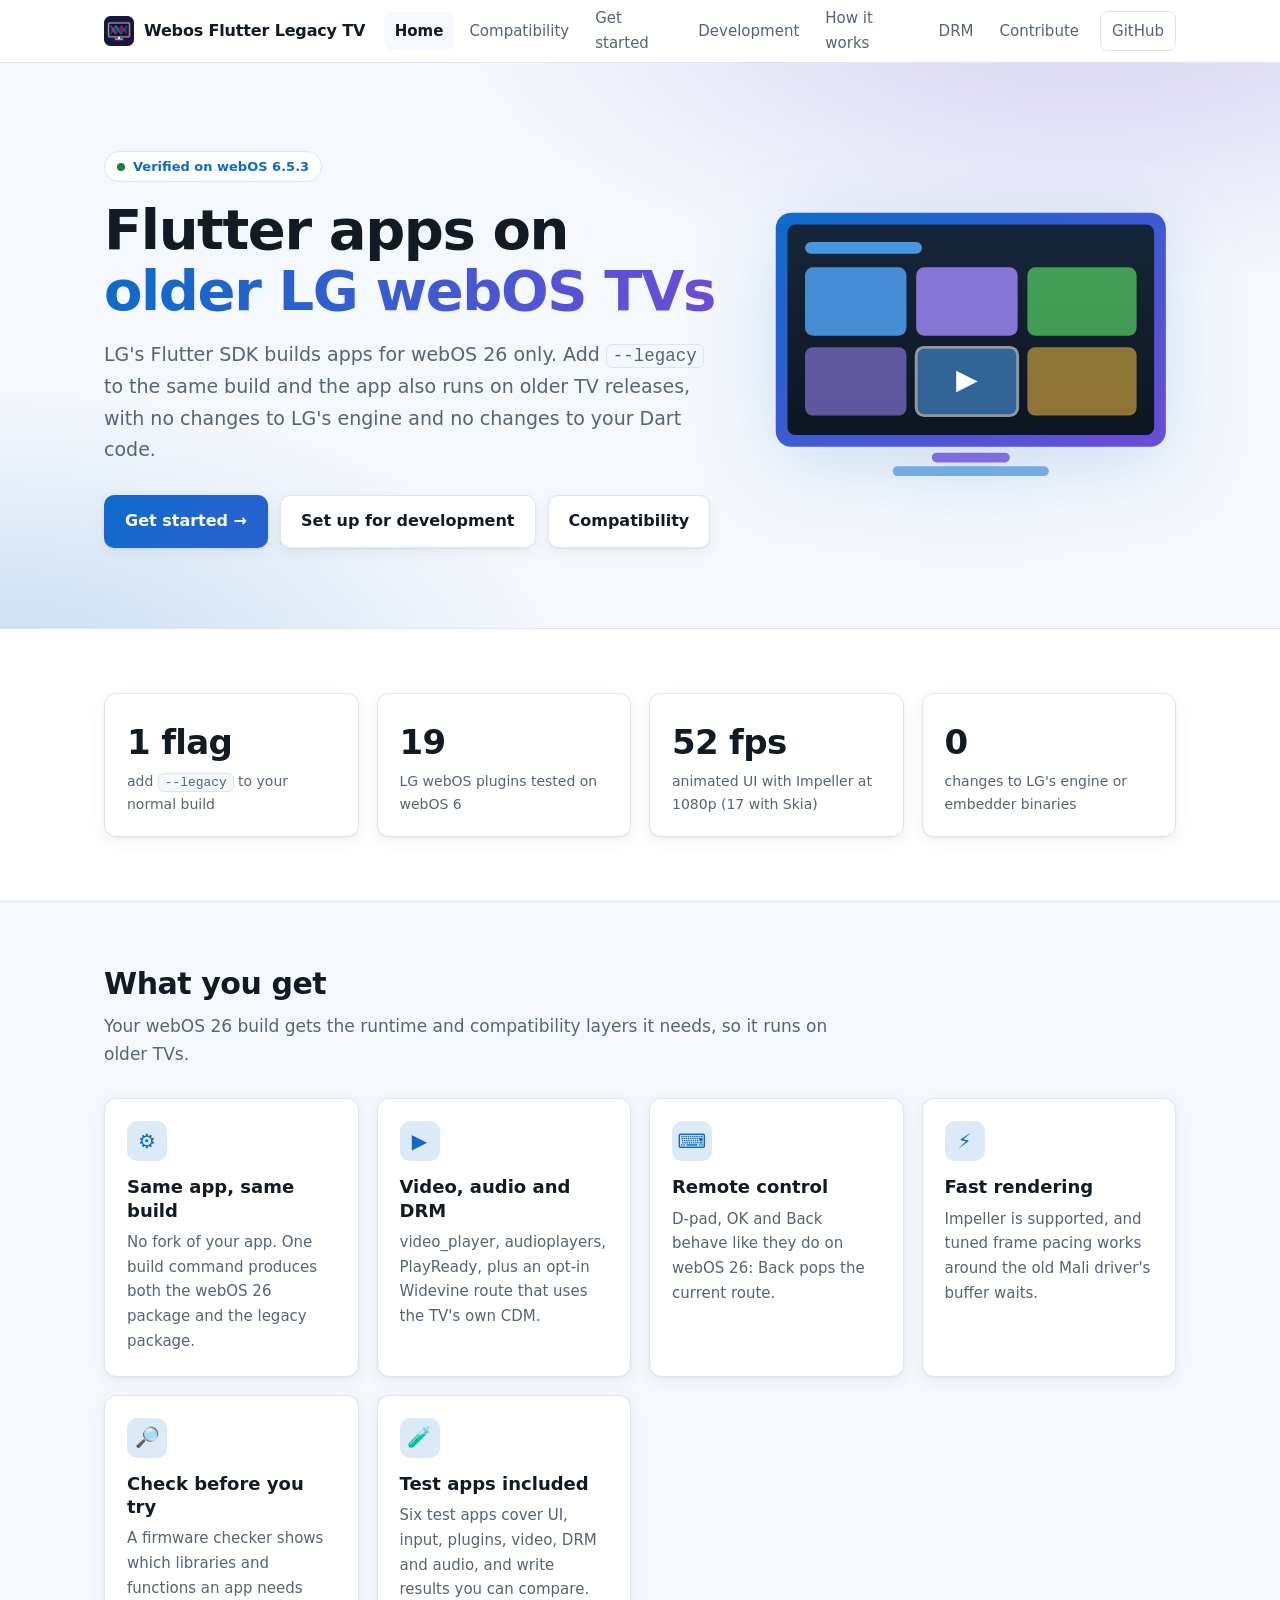
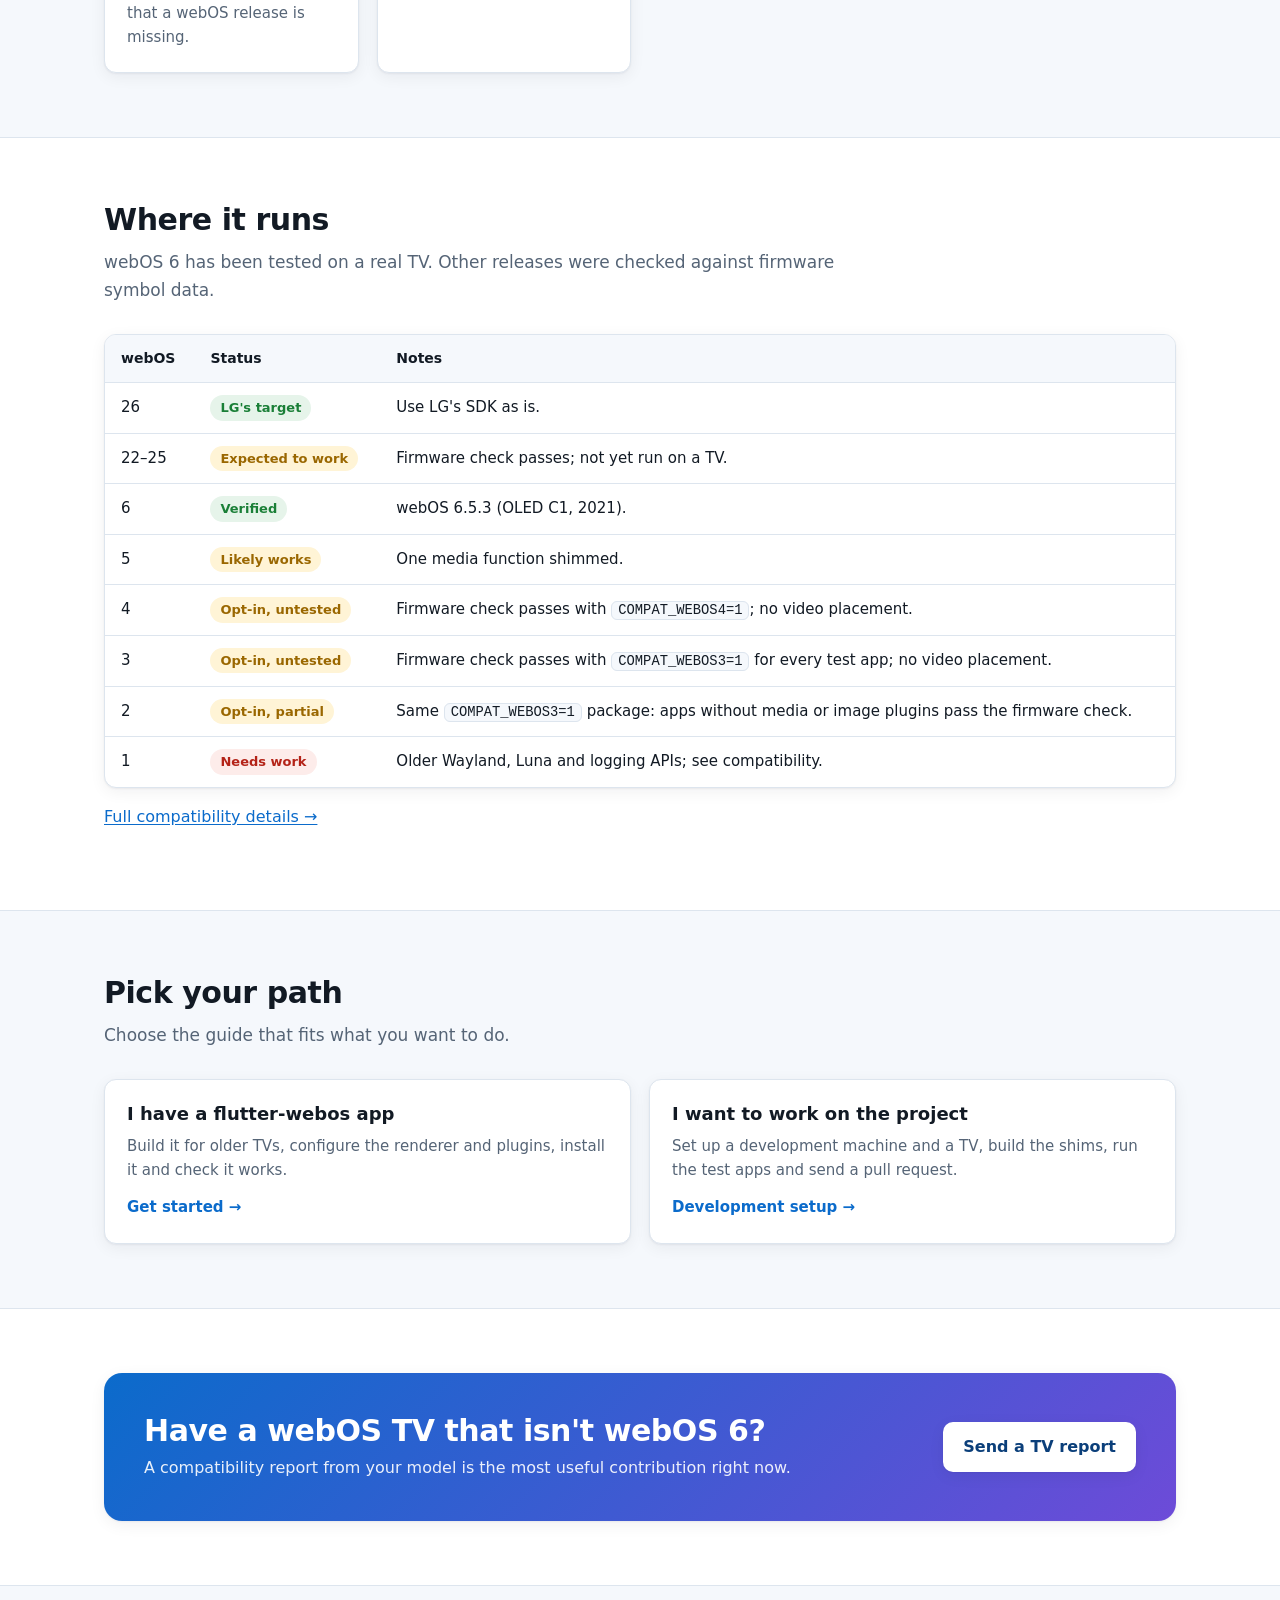
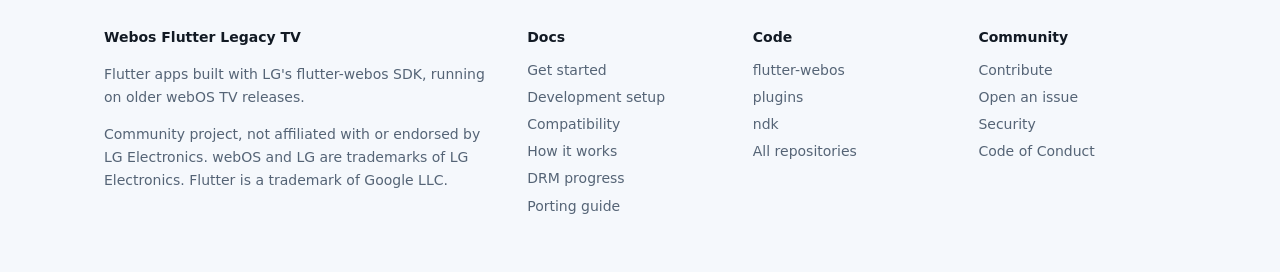
<file: index.html>
<!DOCTYPE html>
<html lang="en">
<head>
<meta charset="utf-8">
<meta name="viewport" content="width=device-width, initial-scale=1">
<title>Webos Flutter Legacy TV: Flutter apps on older LG webOS TVs</title>
<meta name="description" content="Run Flutter apps built with LG's flutter-webos SDK on older webOS TV releases, starting with webOS 6. Community project.">
<link rel="icon" href="assets/brand/favicon-64.png" type="image/png">
<link rel="stylesheet" href="assets/site.css">
</head>
<body>
<header class="top"></header>

<div class="hero">
  <div class="wrap">
    <div>
      <span class="eyebrow"><span class="dot"></span>Verified on webOS 6.5.3</span>
      <h1>Flutter apps on <span class="grad">older LG webOS TVs</span></h1>
      <p class="lead">LG's Flutter SDK builds apps for webOS&nbsp;26 only. Add <code>--legacy</code> to the same build and
        the app also runs on older TV releases, with no changes to LG's engine and no changes to your Dart code.</p>
      <div class="btns">
        <a class="btn primary" href="get-started.html">Get started &rarr;</a>
        <a class="btn" href="development.html">Set up for development</a>
        <a class="btn" href="compatibility.html">Compatibility</a>
      </div>
    </div>
    <svg class="hero-art" viewBox="0 0 420 300" role="img" aria-label="A TV showing an app">
      <defs>
        <linearGradient id="g1" x1="0" y1="0" x2="1" y2="1"><stop offset="0" stop-color="#0b6bcb"/><stop offset="1" stop-color="#6d4bd8"/></linearGradient>
        <linearGradient id="g2" x1="0" y1="0" x2="0" y2="1"><stop offset="0" stop-color="#16263a"/><stop offset="1" stop-color="#0d1622"/></linearGradient>
      </defs>
      <rect x="10" y="10" width="400" height="240" rx="16" fill="url(#g1)"/>
      <rect x="22" y="22" width="376" height="216" rx="8" fill="url(#g2)"/>
      <rect x="40" y="40" width="120" height="12" rx="6" fill="#4ea1f3" opacity=".9"/>
      <rect x="40" y="66" width="104" height="70" rx="8" fill="#4ea1f3" opacity=".85"/>
      <rect x="154" y="66" width="104" height="70" rx="8" fill="#a28bff" opacity=".8"/>
      <rect x="268" y="66" width="112" height="70" rx="8" fill="#56d364" opacity=".7"/>
      <rect x="40" y="148" width="104" height="70" rx="8" fill="#a28bff" opacity=".55"/>
      <rect x="154" y="148" width="104" height="70" rx="8" fill="#4ea1f3" opacity=".55" stroke="#fff" stroke-width="3"/>
      <rect x="268" y="148" width="112" height="70" rx="8" fill="#e3b341" opacity=".6"/>
      <path d="M195 172l22 11-22 11z" fill="#fff"/>
      <rect x="170" y="256" width="80" height="10" rx="5" fill="#6d4bd8" opacity=".8"/>
      <rect x="130" y="270" width="160" height="10" rx="5" fill="#0b6bcb" opacity=".5"/>
    </svg>
  </div>
</div>

<section>
  <div class="wrap">
    <div class="stats">
      <div class="stat"><div class="n">1 flag</div><div class="l">add <code>--legacy</code> to your normal build</div></div>
      <div class="stat"><div class="n">19</div><div class="l">LG webOS plugins tested on webOS&nbsp;6</div></div>
      <div class="stat"><div class="n">52 fps</div><div class="l">animated UI with Impeller at 1080p (17 with Skia)</div></div>
      <div class="stat"><div class="n">0</div><div class="l">changes to LG's engine or embedder binaries</div></div>
    </div>
  </div>
</section>

<section class="alt">
  <div class="wrap">
    <h2>What you get</h2>
    <p class="sub">Your webOS&nbsp;26 build gets the runtime and compatibility layers it needs, so it runs on older TVs.</p>
    <div class="grid">
      <div class="card"><div class="icon">&#9881;</div><h3>Same app, same build</h3><p>No fork of your app. One build command produces both the webOS&nbsp;26 package and the legacy package.</p></div>
      <div class="card"><div class="icon">&#9654;</div><h3>Video, audio and DRM</h3><p>video_player, audioplayers, PlayReady, plus an opt-in Widevine route that uses the TV's own CDM.</p></div>
      <div class="card"><div class="icon">&#9000;</div><h3>Remote control</h3><p>D-pad, OK and Back behave like they do on webOS&nbsp;26: Back pops the current route.</p></div>
      <div class="card"><div class="icon">&#9889;</div><h3>Fast rendering</h3><p>Impeller is supported, and tuned frame pacing works around the old Mali driver's buffer waits.</p></div>
      <div class="card"><div class="icon">&#128270;</div><h3>Check before you try</h3><p>A firmware checker shows which libraries and functions an app needs that a webOS release is missing.</p></div>
      <div class="card"><div class="icon">&#129514;</div><h3>Test apps included</h3><p>Six test apps cover UI, input, plugins, video, DRM and audio, and write results you can compare.</p></div>
    </div>
  </div>
</section>

<section>
  <div class="wrap">
    <h2>Where it runs</h2>
    <p class="sub">webOS&nbsp;6 has been tested on a real TV. Other releases were checked against firmware symbol data.</p>
    <div class="table">
      <table>
        <thead><tr><th>webOS</th><th>Status</th><th>Notes</th></tr></thead>
        <tbody>
          <tr><td>26</td><td><span class="pill ok">LG's target</span></td><td>Use LG's SDK as is.</td></tr>
          <tr><td>22&ndash;25</td><td><span class="pill warn">Expected to work</span></td><td>Firmware check passes; not yet run on a TV.</td></tr>
          <tr><td>6</td><td><span class="pill ok">Verified</span></td><td>webOS 6.5.3 (OLED C1, 2021).</td></tr>
          <tr><td>5</td><td><span class="pill warn">Likely works</span></td><td>One media function shimmed.</td></tr>
          <tr><td>4</td><td><span class="pill warn">Opt-in, untested</span></td><td>Firmware check passes with <code>COMPAT_WEBOS4=1</code>; no video placement.</td></tr>
          <tr><td>3</td><td><span class="pill warn">Opt-in, untested</span></td><td>Firmware check passes with <code>COMPAT_WEBOS3=1</code> for every test app; no video placement.</td></tr>
          <tr><td>2</td><td><span class="pill warn">Opt-in, partial</span></td><td>Same <code>COMPAT_WEBOS3=1</code> package: apps without media or image plugins pass the firmware check.</td></tr>
          <tr><td>1</td><td><span class="pill no">Needs work</span></td><td>Older Wayland, Luna and logging APIs; see compatibility.</td></tr>
        </tbody>
      </table>
    </div>
    <p style="margin-top:16px"><a href="compatibility.html">Full compatibility details &rarr;</a></p>
  </div>
</section>

<section class="alt">
  <div class="wrap">
    <h2>Pick your path</h2>
    <p class="sub">Choose the guide that fits what you want to do.</p>
    <div class="grid two">
      <a class="card" href="get-started.html"><h3>I have a flutter-webos app</h3><p>Build it for older TVs, configure the renderer and plugins, install it and check it works.</p><span class="more">Get started &rarr;</span></a>
      <a class="card" href="development.html"><h3>I want to work on the project</h3><p>Set up a development machine and a TV, build the shims, run the test apps and send a pull request.</p><span class="more">Development setup &rarr;</span></a>
    </div>
  </div>
</section>

<section>
  <div class="wrap">
    <div class="cta">
      <div><h2>Have a webOS TV that isn't webOS 6?</h2><p>A compatibility report from your model is the most useful contribution right now.</p></div>
      <a class="btn" href="https://github.com/Webos-Flutter-Legacy-TV/flutter-webos/issues/new?template=tv_compat_report.yml">Send a TV report</a>
    </div>
  </div>
</section>

<footer></footer>
<script src="assets/site.js"></script>
</body>
</html>
</file>
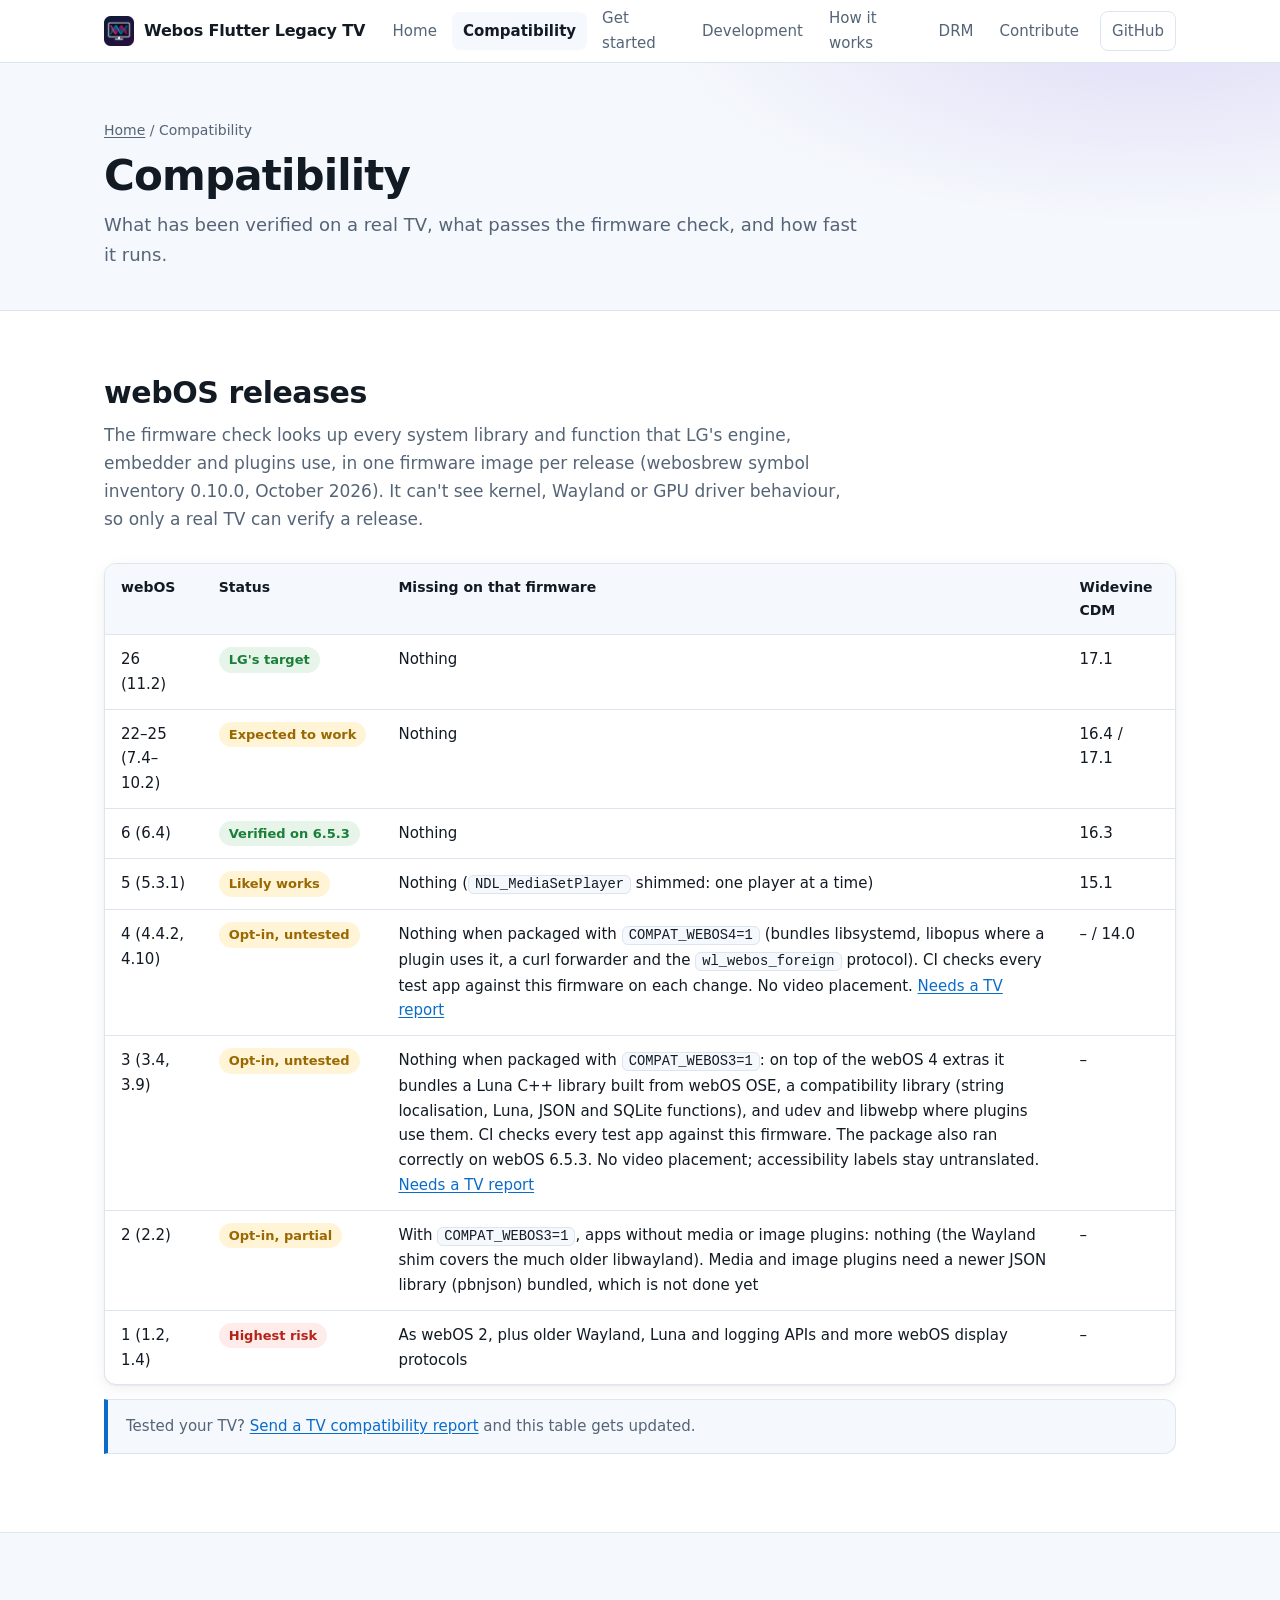
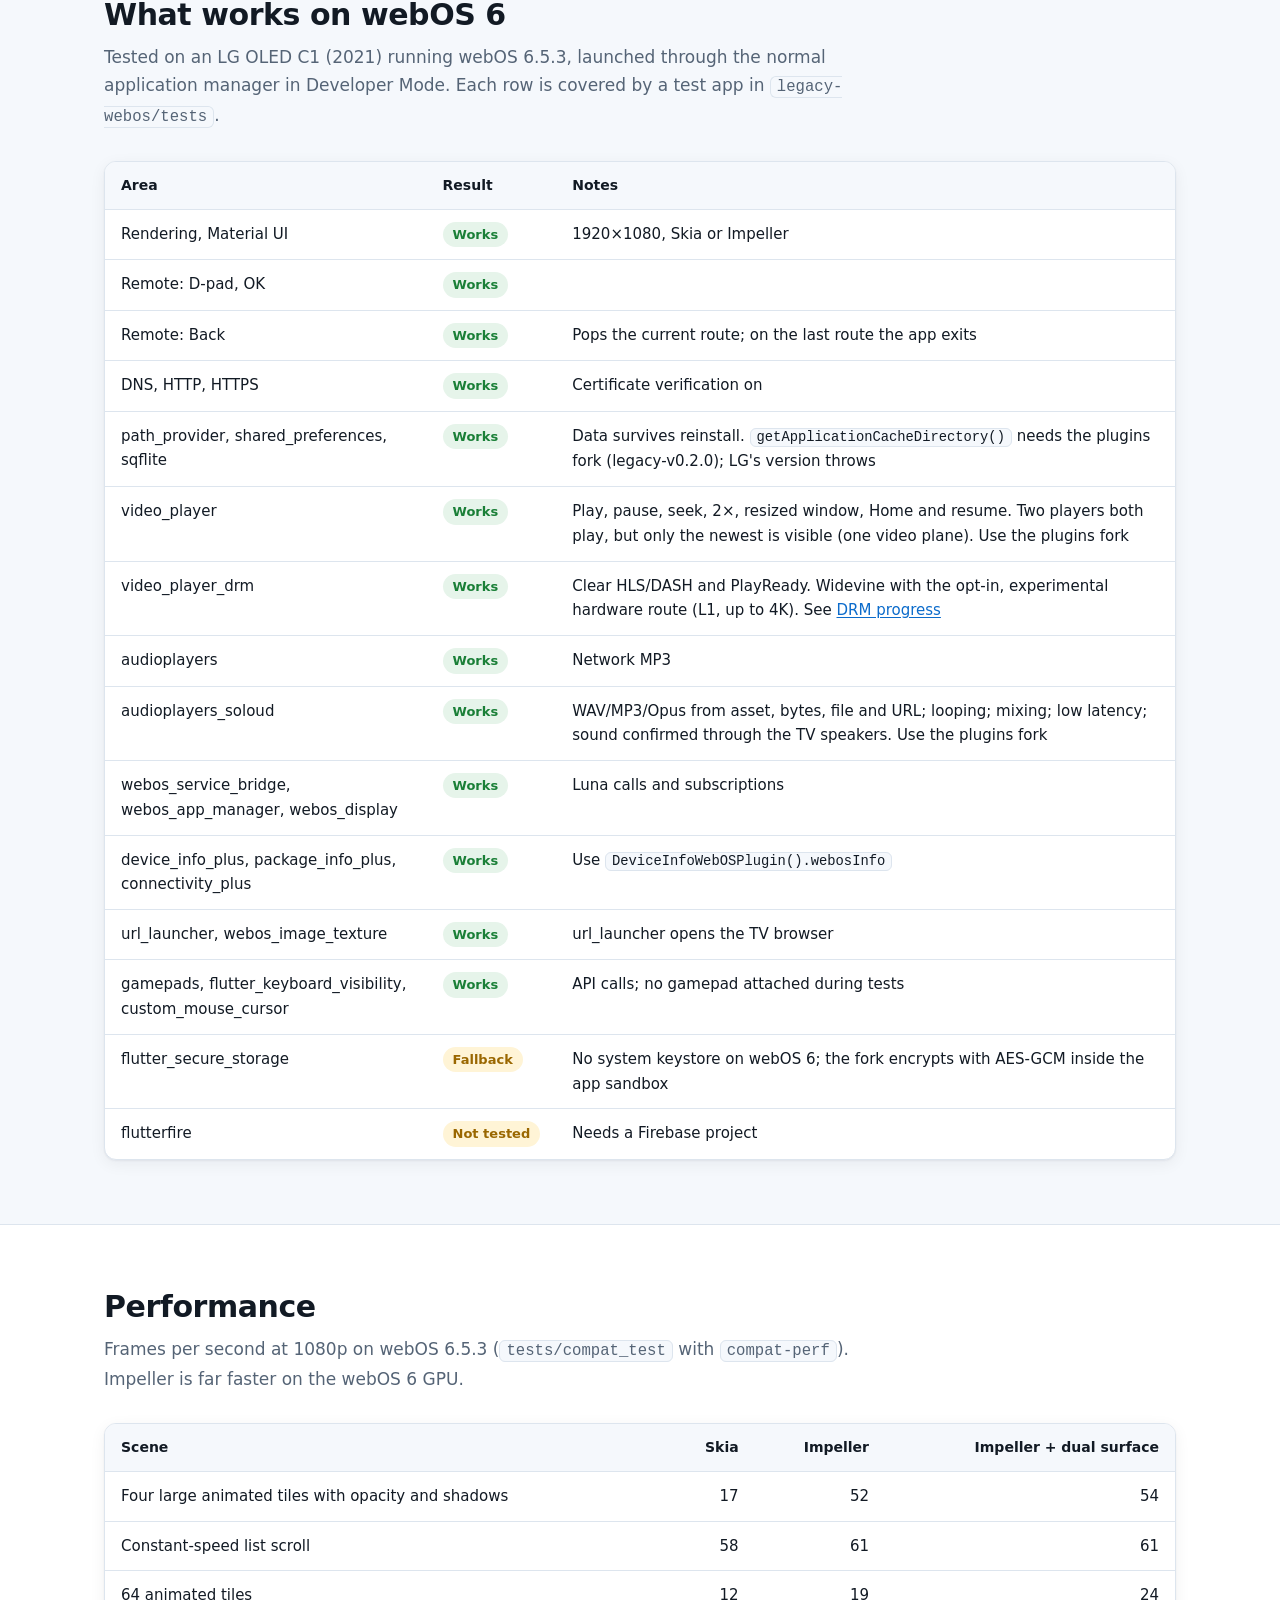
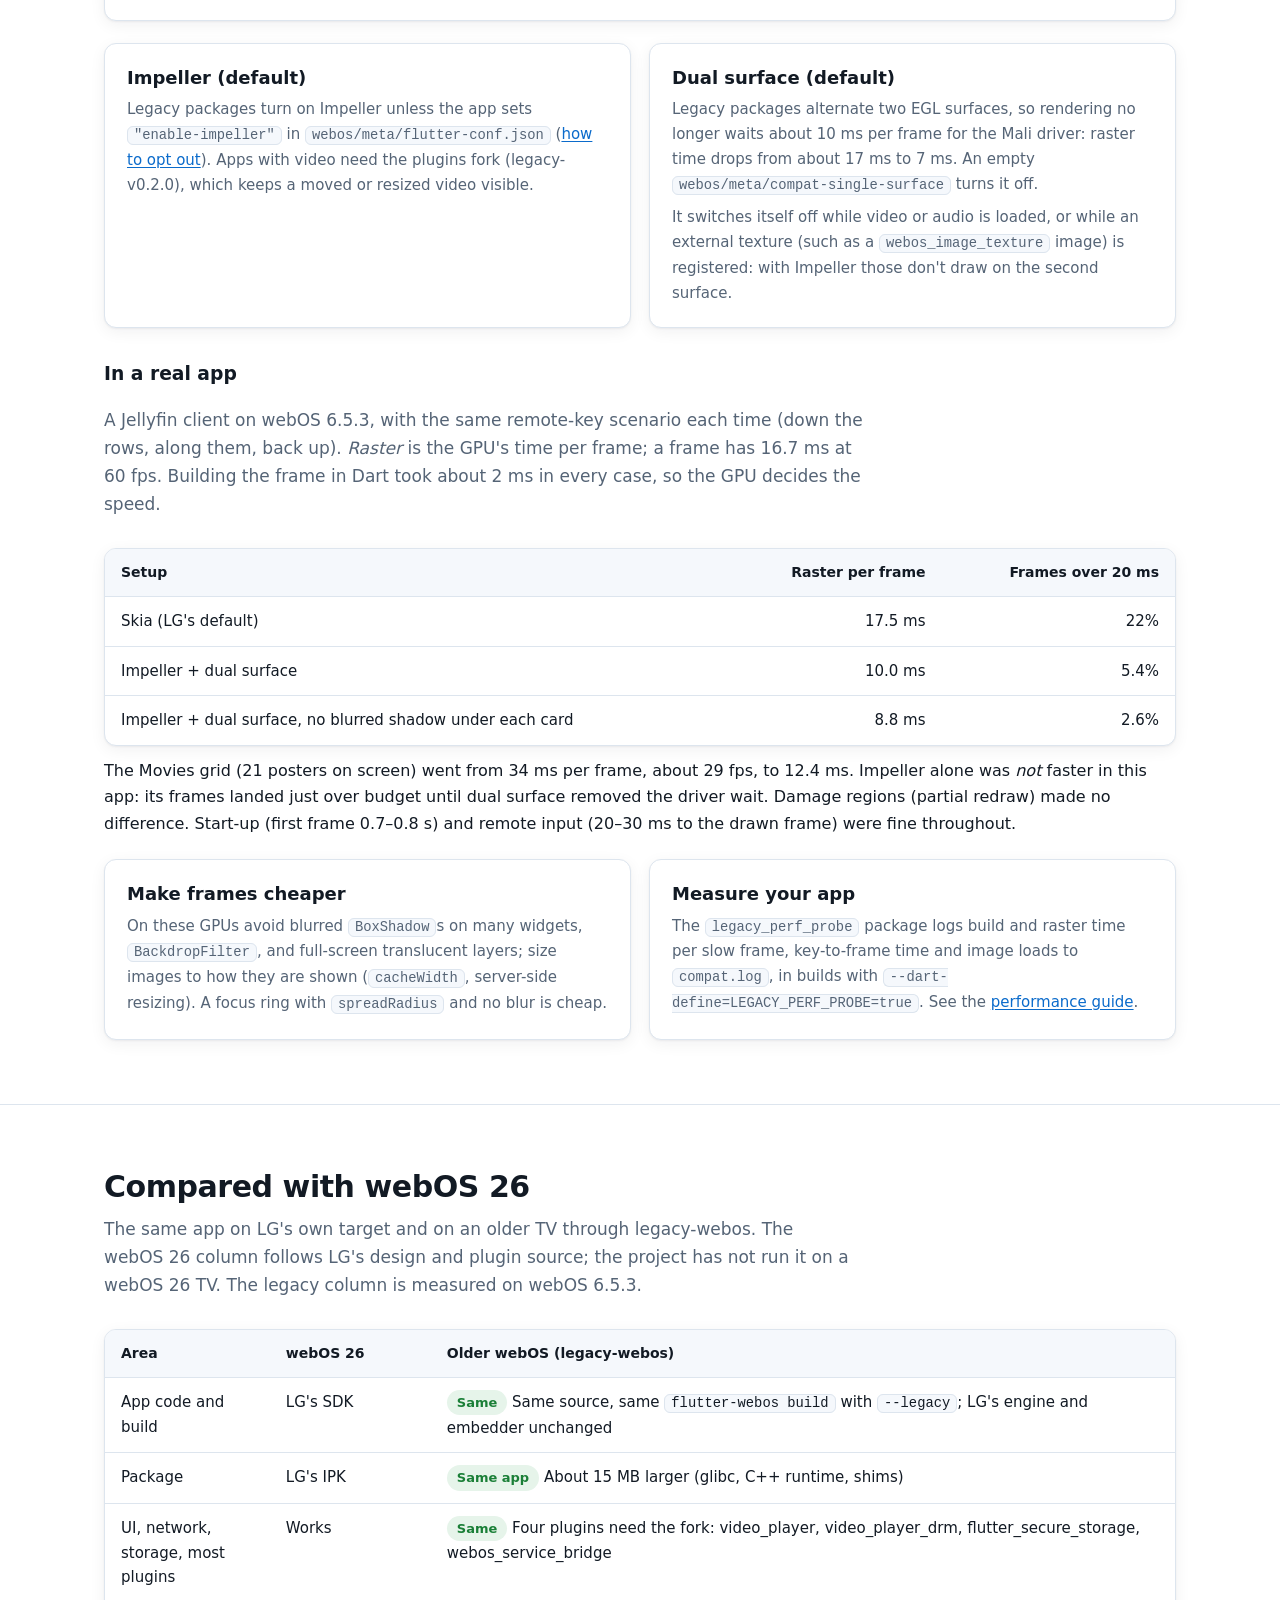
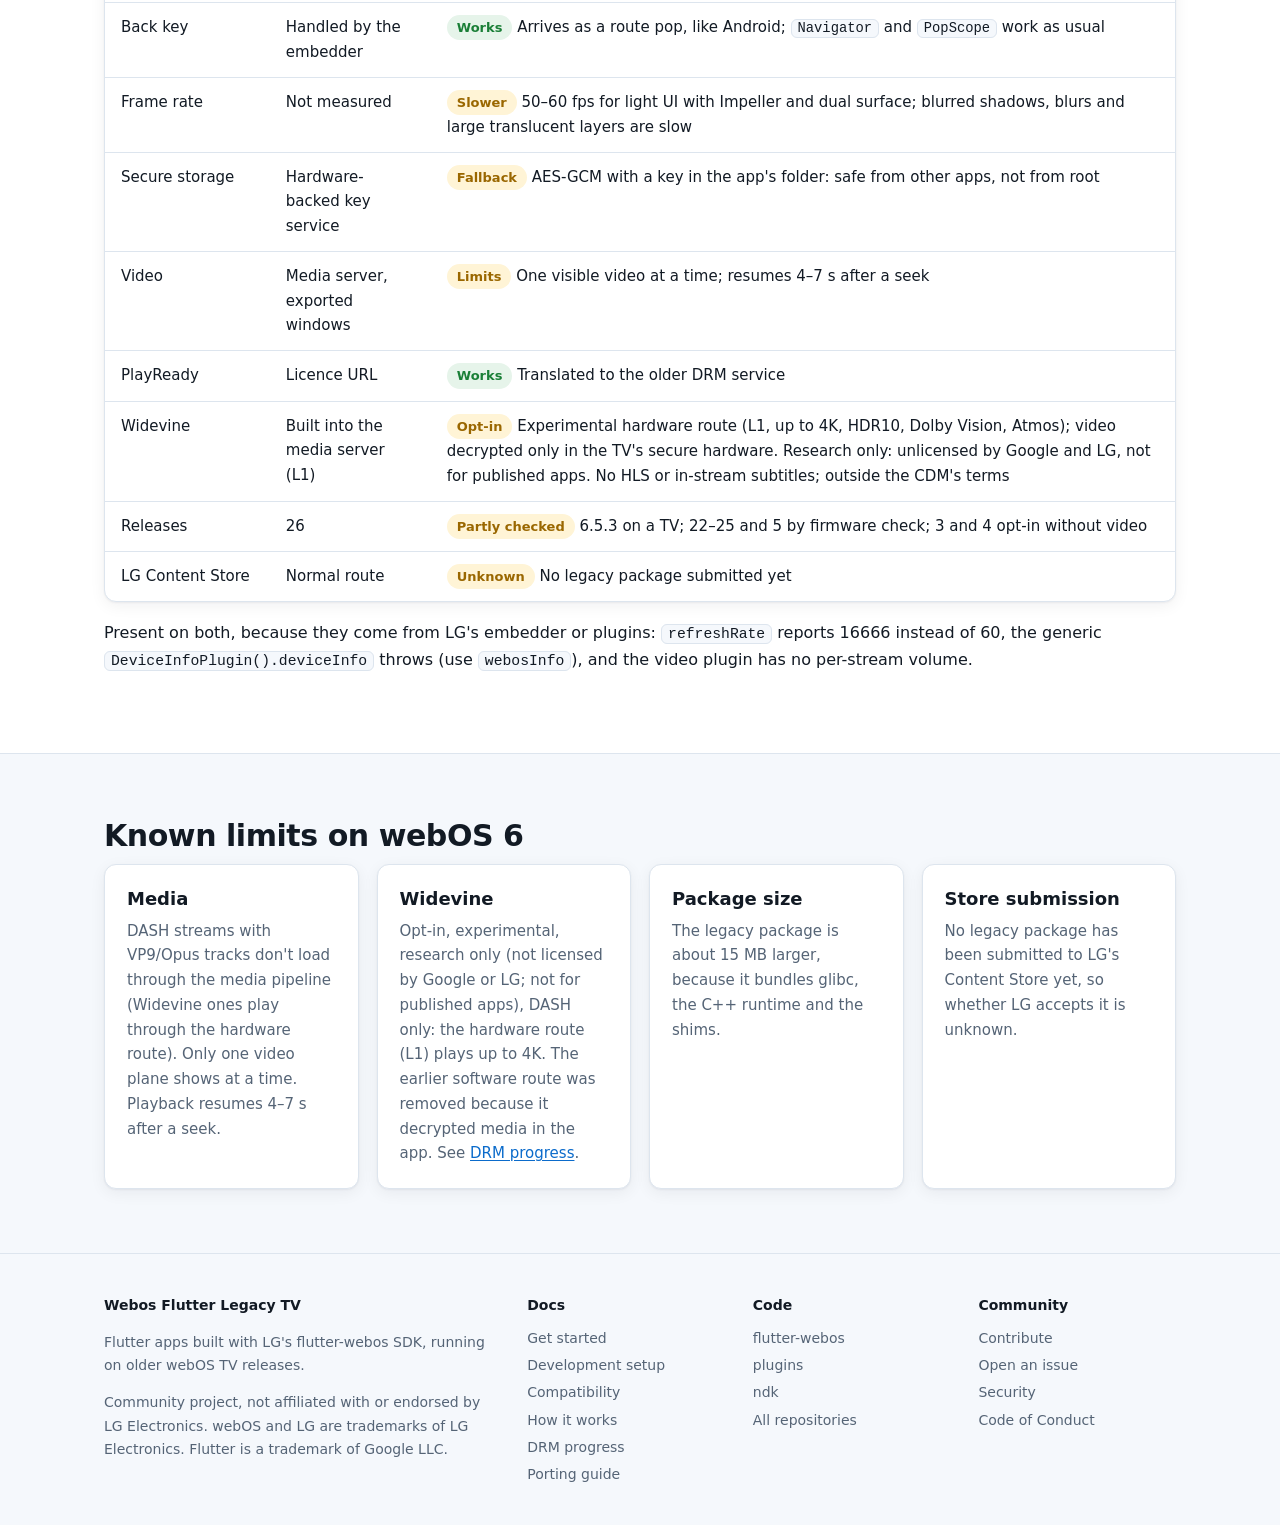
<file: compatibility.html>
<!DOCTYPE html>
<html lang="en">
<head>
<meta charset="utf-8">
<meta name="viewport" content="width=device-width, initial-scale=1">
<title>Compatibility · Webos Flutter Legacy TV</title>
<meta name="description" content="Which webOS releases run Flutter apps through legacy-webos, what works on webOS 6, how it compares with webOS 26, and measured frame rates.">
<link rel="icon" href="assets/brand/favicon-64.png" type="image/png">
<link rel="stylesheet" href="assets/site.css">
</head>
<body>
<header class="top"></header>

<div class="page-head">
  <div class="wrap">
    <div class="crumb"><a href="index.html">Home</a> / Compatibility</div>
    <h1>Compatibility</h1>
    <p>What has been verified on a real TV, what passes the firmware check, and how fast it runs.</p>
  </div>
</div>

<section id="releases">
  <div class="wrap">
    <h2>webOS releases</h2>
    <p class="sub">The firmware check looks up every system library and function that LG's engine, embedder and plugins use, in one firmware image per
      release (webosbrew symbol inventory 0.10.0, October 2026). It can't see kernel, Wayland or GPU driver behaviour, so only a real TV can verify a release.</p>
    <div class="table">
      <table>
        <thead><tr><th>webOS</th><th>Status</th><th>Missing on that firmware</th><th>Widevine CDM</th></tr></thead>
        <tbody>
          <tr><td>26 (11.2)</td><td><span class="pill ok">LG's target</span></td><td>Nothing</td><td>17.1</td></tr>
          <tr><td>22&ndash;25 (7.4&ndash;10.2)</td><td><span class="pill warn">Expected to work</span></td><td>Nothing</td><td>16.4 / 17.1</td></tr>
          <tr><td>6 (6.4)</td><td><span class="pill ok">Verified on 6.5.3</span></td><td>Nothing</td><td>16.3</td></tr>
          <tr><td>5 (5.3.1)</td><td><span class="pill warn">Likely works</span></td><td>Nothing (<code>NDL_MediaSetPlayer</code> shimmed: one player at a time)</td><td>15.1</td></tr>
          <tr><td>4 (4.4.2, 4.10)</td><td><span class="pill warn">Opt-in, untested</span></td><td>Nothing when packaged with <code>COMPAT_WEBOS4=1</code> (bundles libsystemd, libopus where a plugin uses it, a curl forwarder and the <code>wl_webos_foreign</code> protocol). CI checks every test app against this firmware on each change. No video placement. <a href="https://github.com/Webos-Flutter-Legacy-TV/flutter-webos/issues/2">Needs a TV report</a></td><td>&ndash; / 14.0</td></tr>
          <tr><td>3 (3.4, 3.9)</td><td><span class="pill warn">Opt-in, untested</span></td><td>Nothing when packaged with <code>COMPAT_WEBOS3=1</code>: on top of the webOS&nbsp;4 extras it bundles a Luna C++ library built from webOS OSE, a compatibility library (string localisation, Luna, JSON and SQLite functions), and udev and libwebp where plugins use them. CI checks every test app against this firmware. The package also ran correctly on webOS&nbsp;6.5.3. No video placement; accessibility labels stay untranslated. <a href="https://github.com/Webos-Flutter-Legacy-TV/flutter-webos/issues/new?template=tv_compat_report.yml">Needs a TV report</a></td><td>&ndash;</td></tr>
          <tr><td>2 (2.2)</td><td><span class="pill warn">Opt-in, partial</span></td><td>With <code>COMPAT_WEBOS3=1</code>, apps without media or image plugins: nothing (the Wayland shim covers the much older libwayland). Media and image plugins need a newer JSON library (pbnjson) bundled, which is not done yet</td><td>&ndash;</td></tr>
          <tr><td>1 (1.2, 1.4)</td><td><span class="pill no">Highest risk</span></td><td>As webOS 2, plus older Wayland, Luna and logging APIs and more webOS display protocols</td><td>&ndash;</td></tr>
        </tbody>
      </table>
    </div>
    <div class="note">Tested your TV? <a href="https://github.com/Webos-Flutter-Legacy-TV/flutter-webos/issues/new?template=tv_compat_report.yml">Send a TV compatibility report</a> and this table gets updated.</div>
  </div>
</section>

<section class="alt" id="webos6">
  <div class="wrap">
    <h2>What works on webOS 6</h2>
    <p class="sub">Tested on an LG OLED C1 (2021) running webOS 6.5.3, launched through the normal application manager in Developer Mode.
      Each row is covered by a test app in <code>legacy-webos/tests</code>.</p>
    <div class="table">
      <table>
        <thead><tr><th>Area</th><th>Result</th><th>Notes</th></tr></thead>
        <tbody>
          <tr><td>Rendering, Material UI</td><td><span class="pill ok">Works</span></td><td>1920&times;1080, Skia or Impeller</td></tr>
          <tr><td>Remote: D-pad, OK</td><td><span class="pill ok">Works</span></td><td></td></tr>
          <tr><td>Remote: Back</td><td><span class="pill ok">Works</span></td><td>Pops the current route; on the last route the app exits</td></tr>
          <tr><td>DNS, HTTP, HTTPS</td><td><span class="pill ok">Works</span></td><td>Certificate verification on</td></tr>
          <tr><td>path_provider, shared_preferences, sqflite</td><td><span class="pill ok">Works</span></td><td>Data survives reinstall. <code>getApplicationCacheDirectory()</code> needs the plugins fork (legacy-v0.2.0); LG's version throws</td></tr>
          <tr><td>video_player</td><td><span class="pill ok">Works</span></td><td>Play, pause, seek, 2&times;, resized window, Home and resume. Two players both play, but only the newest is visible (one video plane). Use the plugins fork</td></tr>
          <tr><td>video_player_drm</td><td><span class="pill ok">Works</span></td><td>Clear HLS/DASH and PlayReady. Widevine with the opt-in, experimental hardware route (L1, up to 4K). See <a href="drm.html">DRM progress</a></td></tr>
          <tr><td>audioplayers</td><td><span class="pill ok">Works</span></td><td>Network MP3</td></tr>
          <tr><td>audioplayers_soloud</td><td><span class="pill ok">Works</span></td><td>WAV/MP3/Opus from asset, bytes, file and URL; looping; mixing; low latency; sound confirmed through the TV speakers. Use the plugins fork</td></tr>
          <tr><td>webos_service_bridge, webos_app_manager, webos_display</td><td><span class="pill ok">Works</span></td><td>Luna calls and subscriptions</td></tr>
          <tr><td>device_info_plus, package_info_plus, connectivity_plus</td><td><span class="pill ok">Works</span></td><td>Use <code>DeviceInfoWebOSPlugin().webosInfo</code></td></tr>
          <tr><td>url_launcher, webos_image_texture</td><td><span class="pill ok">Works</span></td><td>url_launcher opens the TV browser</td></tr>
          <tr><td>gamepads, flutter_keyboard_visibility, custom_mouse_cursor</td><td><span class="pill ok">Works</span></td><td>API calls; no gamepad attached during tests</td></tr>
          <tr><td>flutter_secure_storage</td><td><span class="pill warn">Fallback</span></td><td>No system keystore on webOS 6; the fork encrypts with AES-GCM inside the app sandbox</td></tr>
          <tr><td>flutterfire</td><td><span class="pill warn">Not tested</span></td><td>Needs a Firebase project</td></tr>
        </tbody>
      </table>
    </div>
  </div>
</section>

<section id="performance">
  <div class="wrap">
    <h2>Performance</h2>
    <p class="sub">Frames per second at 1080p on webOS 6.5.3 (<code>tests/compat_test</code> with <code>compat-perf</code>). Impeller is far faster on the webOS 6 GPU.</p>
    <div class="table">
      <table>
        <thead><tr><th>Scene</th><th class="num">Skia</th><th class="num">Impeller</th><th class="num">Impeller + dual surface</th></tr></thead>
        <tbody>
          <tr><td>Four large animated tiles with opacity and shadows</td><td class="num">17</td><td class="num">52</td><td class="num">54</td></tr>
          <tr><td>Constant-speed list scroll</td><td class="num">58</td><td class="num">61</td><td class="num">61</td></tr>
          <tr><td>64 animated tiles</td><td class="num">12</td><td class="num">19</td><td class="num">24</td></tr>
        </tbody>
      </table>
    </div>
    <div class="grid two" style="margin-top:22px">
      <div class="card"><h3>Impeller (default)</h3><p>Legacy packages turn on Impeller unless the app sets <code>"enable-impeller"</code> in <code>webos/meta/flutter-conf.json</code>
        (<a href="get-started.html#configure">how to opt out</a>). Apps with video need the plugins fork (legacy-v0.2.0), which keeps a moved or resized video visible.</p></div>
      <div class="card"><h3>Dual surface (default)</h3><p>Legacy packages alternate two EGL surfaces, so rendering no longer waits about 10&nbsp;ms
        per frame for the Mali driver: raster time drops from about 17&nbsp;ms to 7&nbsp;ms. An empty <code>webos/meta/compat-single-surface</code> turns it off.</p>
        <p style="margin-top:8px">It switches itself off while video or audio is loaded, or while an external texture (such as a <code>webos_image_texture</code> image) is registered: with Impeller those don't draw on the second surface.</p></div>
    </div>

    <h3 style="margin-top:34px">In a real app</h3>
    <p class="sub">A Jellyfin client on webOS 6.5.3, with the same remote-key scenario each time (down the rows, along them, back up). <em>Raster</em> is the GPU's time per frame; a frame has 16.7&nbsp;ms at 60&nbsp;fps. Building the frame in Dart took about 2&nbsp;ms in every case, so the GPU decides the speed.</p>
    <div class="table">
      <table>
        <thead><tr><th>Setup</th><th class="num">Raster per frame</th><th class="num">Frames over 20&nbsp;ms</th></tr></thead>
        <tbody>
          <tr><td>Skia (LG's default)</td><td class="num">17.5&nbsp;ms</td><td class="num">22%</td></tr>
          <tr><td>Impeller + dual surface</td><td class="num">10.0&nbsp;ms</td><td class="num">5.4%</td></tr>
          <tr><td>Impeller + dual surface, no blurred shadow under each card</td><td class="num">8.8&nbsp;ms</td><td class="num">2.6%</td></tr>
        </tbody>
      </table>
    </div>
    <p style="margin-top:12px">The Movies grid (21 posters on screen) went from 34&nbsp;ms per frame, about 29&nbsp;fps, to 12.4&nbsp;ms. Impeller alone was <em>not</em> faster in this app: its frames landed just over budget until dual surface removed the driver wait. Damage regions (partial redraw) made no difference. Start-up (first frame 0.7&ndash;0.8&nbsp;s) and remote input (20&ndash;30&nbsp;ms to the drawn frame) were fine throughout.</p>
    <div class="grid two" style="margin-top:22px">
      <div class="card"><h3>Make frames cheaper</h3><p>On these GPUs avoid blurred <code>BoxShadow</code>s on many widgets, <code>BackdropFilter</code>, and full-screen translucent layers; size images to how they are shown (<code>cacheWidth</code>, server-side resizing). A focus ring with <code>spreadRadius</code> and no blur is cheap.</p></div>
      <div class="card"><h3>Measure your app</h3><p>The <code>legacy_perf_probe</code> package logs build and raster time per slow frame, key-to-frame time and image loads to <code>compat.log</code>, in builds with <code>--dart-define=LEGACY_PERF_PROBE=true</code>. See the <a href="https://github.com/Webos-Flutter-Legacy-TV/flutter-webos/blob/main/legacy-webos/docs/PERFORMANCE.md">performance guide</a>.</p></div>
    </div>
  </div>
</section>

<section id="vs26">
  <div class="wrap">
    <h2>Compared with webOS&nbsp;26</h2>
    <p class="sub">The same app on LG's own target and on an older TV through legacy-webos. The webOS&nbsp;26 column follows LG's design and plugin source; the project has not run it on a webOS&nbsp;26 TV. The legacy column is measured on webOS&nbsp;6.5.3.</p>
    <div class="table">
      <table>
        <thead><tr><th>Area</th><th>webOS&nbsp;26</th><th>Older webOS (legacy-webos)</th></tr></thead>
        <tbody>
          <tr><td>App code and build</td><td>LG's SDK</td><td><span class="pill ok">Same</span> Same source, same <code>flutter-webos build</code> with <code>--legacy</code>; LG's engine and embedder unchanged</td></tr>
          <tr><td>Package</td><td>LG's IPK</td><td><span class="pill ok">Same app</span> About 15&nbsp;MB larger (glibc, C++ runtime, shims)</td></tr>
          <tr><td>UI, network, storage, most plugins</td><td>Works</td><td><span class="pill ok">Same</span> Four plugins need the fork: video_player, video_player_drm, flutter_secure_storage, webos_service_bridge</td></tr>
          <tr><td>Back key</td><td>Handled by the embedder</td><td><span class="pill ok">Works</span> Arrives as a route pop, like Android; <code>Navigator</code> and <code>PopScope</code> work as usual</td></tr>
          <tr><td>Frame rate</td><td>Not measured</td><td><span class="pill warn">Slower</span> 50&ndash;60&nbsp;fps for light UI with Impeller and dual surface; blurred shadows, blurs and large translucent layers are slow</td></tr>
          <tr><td>Secure storage</td><td>Hardware-backed key service</td><td><span class="pill warn">Fallback</span> AES-GCM with a key in the app's folder: safe from other apps, not from root</td></tr>
          <tr><td>Video</td><td>Media server, exported windows</td><td><span class="pill warn">Limits</span> One visible video at a time; resumes 4&ndash;7&nbsp;s after a seek</td></tr>
          <tr><td>PlayReady</td><td>Licence URL</td><td><span class="pill ok">Works</span> Translated to the older DRM service</td></tr>
          <tr><td>Widevine</td><td>Built into the media server (L1)</td><td><span class="pill warn">Opt-in</span> Experimental hardware route (L1, up to 4K, HDR10, Dolby Vision, Atmos); video decrypted only in the TV's secure hardware. Research only: unlicensed by Google and LG, not for published apps. No HLS or in-stream subtitles; outside the CDM's terms</td></tr>
          <tr><td>Releases</td><td>26</td><td><span class="pill warn">Partly checked</span> 6.5.3 on a TV; 22&ndash;25 and 5 by firmware check; 3 and 4 opt-in without video</td></tr>
          <tr><td>LG Content Store</td><td>Normal route</td><td><span class="pill warn">Unknown</span> No legacy package submitted yet</td></tr>
        </tbody>
      </table>
    </div>
    <p style="margin-top:18px">Present on both, because they come from LG's embedder or plugins: <code>refreshRate</code> reports 16666 instead of 60, the generic <code>DeviceInfoPlugin().deviceInfo</code> throws (use <code>webosInfo</code>), and the video plugin has no per-stream volume.</p>
  </div>
</section>

<section class="alt" id="limits">
  <div class="wrap">
    <h2>Known limits on webOS 6</h2>
    <div class="grid">
      <div class="card"><h3>Media</h3><p>DASH streams with VP9/Opus tracks don't load through the media pipeline (Widevine ones play through the hardware route). Only one video plane shows at a time. Playback resumes 4&ndash;7&nbsp;s after a seek.</p></div>
      <div class="card"><h3>Widevine</h3><p>Opt-in, experimental, research only (not licensed by Google or LG; not for published apps), DASH only: the hardware route (L1) plays up to 4K. The earlier software route was removed because it decrypted media in the app. See <a href="drm.html">DRM progress</a>.</p></div>
      <div class="card"><h3>Package size</h3><p>The legacy package is about 15&nbsp;MB larger, because it bundles glibc, the C++ runtime and the shims.</p></div>
      <div class="card"><h3>Store submission</h3><p>No legacy package has been submitted to LG's Content Store yet, so whether LG accepts it is unknown.</p></div>
    </div>
  </div>
</section>

<footer></footer>
<script src="assets/site.js"></script>
</body>
</html>
</file>
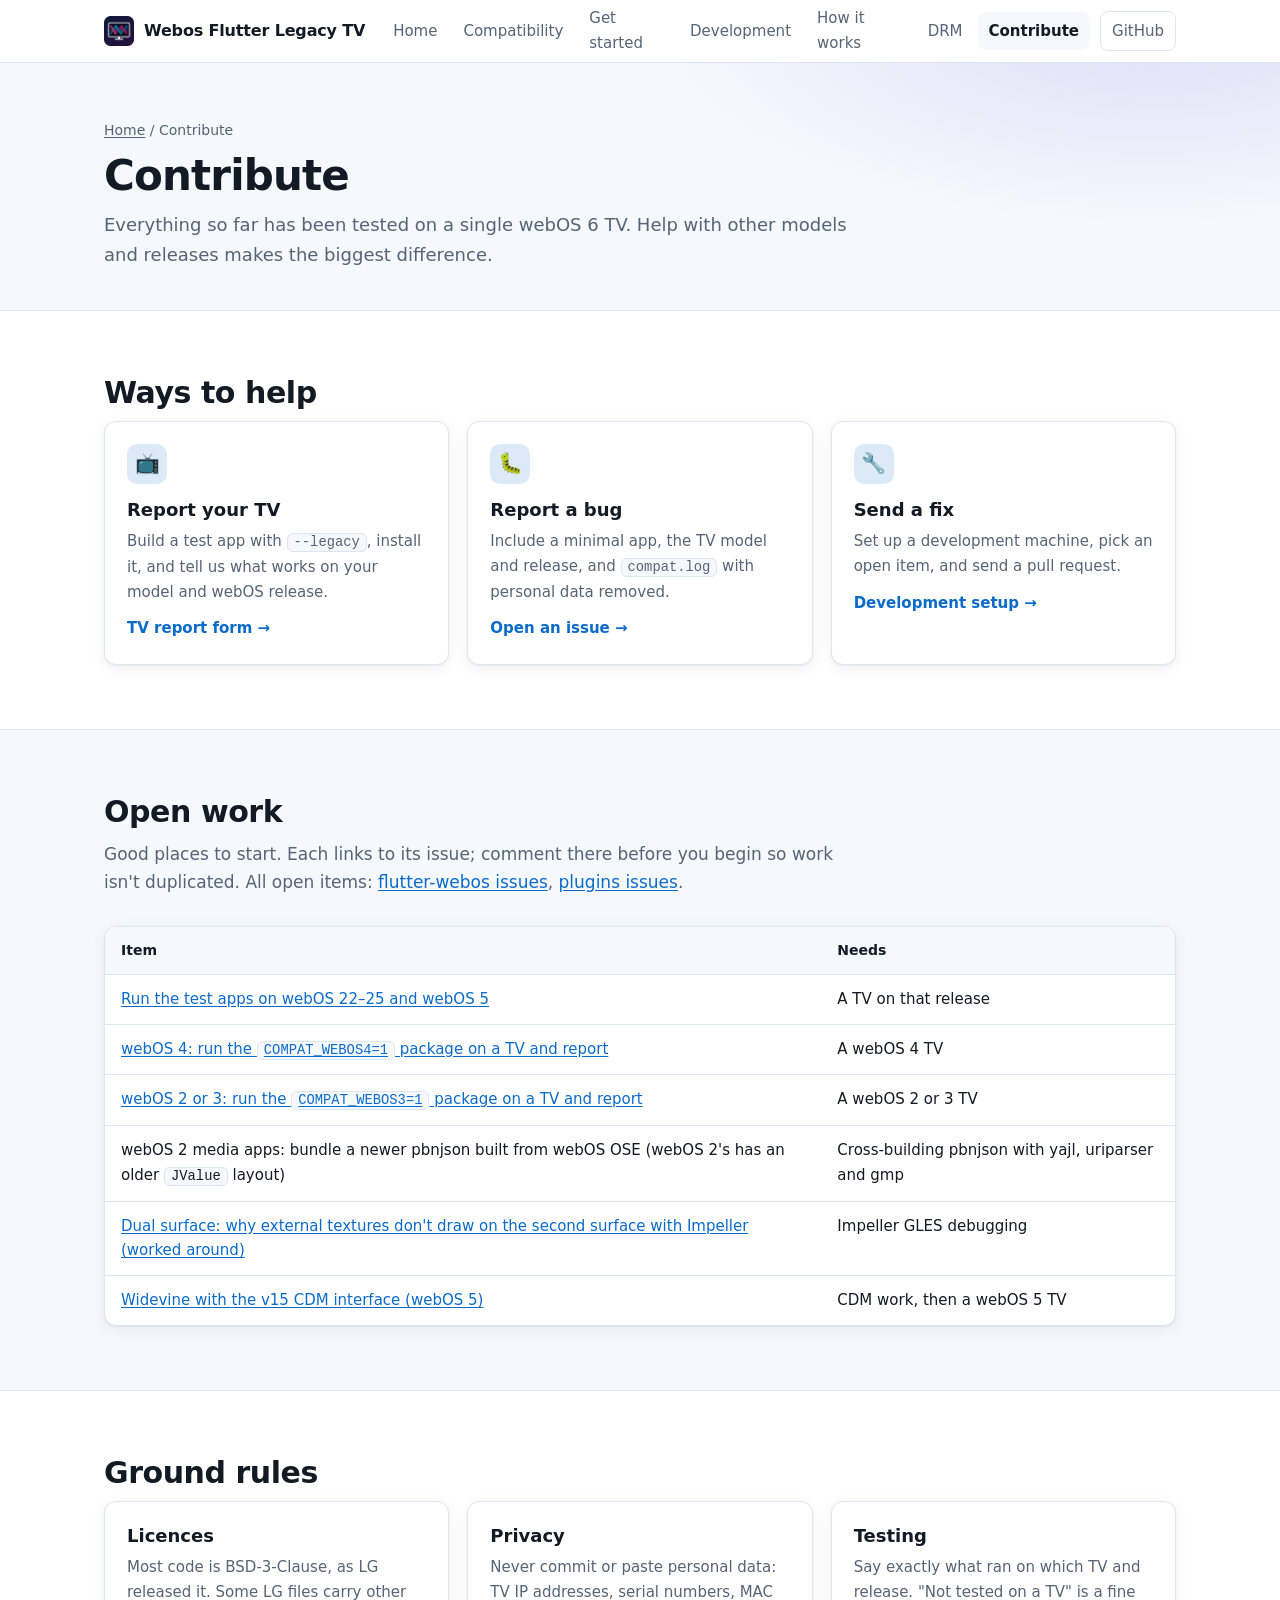
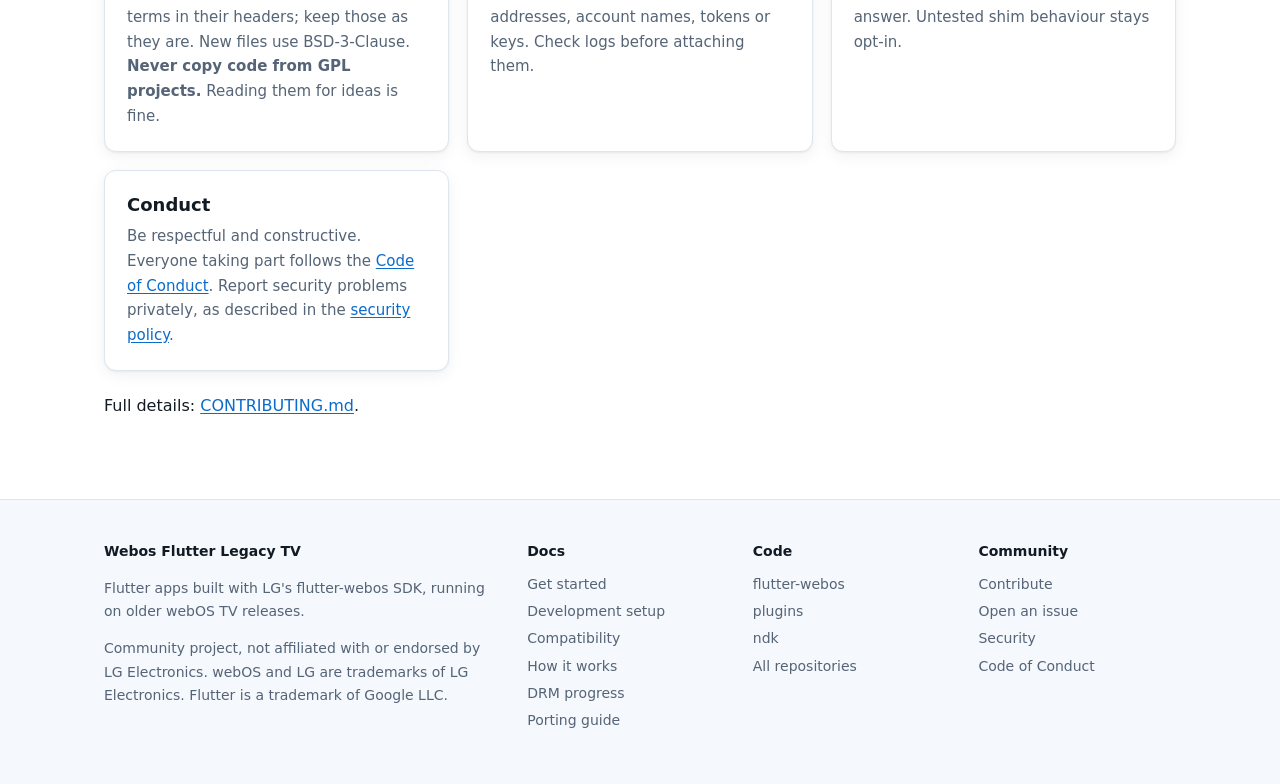
<file: contribute.html>
<!DOCTYPE html>
<html lang="en">
<head>
<meta charset="utf-8">
<meta name="viewport" content="width=device-width, initial-scale=1">
<title>Contribute · Webos Flutter Legacy TV</title>
<meta name="description" content="How to help: TV compatibility reports, bug reports, pull requests. Licences, privacy and code of conduct.">
<link rel="icon" href="assets/brand/favicon-64.png" type="image/png">
<link rel="stylesheet" href="assets/site.css">
</head>
<body>
<header class="top"></header>

<div class="page-head">
  <div class="wrap">
    <div class="crumb"><a href="index.html">Home</a> / Contribute</div>
    <h1>Contribute</h1>
    <p>Everything so far has been tested on a single webOS&nbsp;6 TV. Help with other models and releases makes the biggest difference.</p>
  </div>
</div>

<section>
  <div class="wrap">
    <h2>Ways to help</h2>
    <div class="grid">
      <a class="card" href="https://github.com/Webos-Flutter-Legacy-TV/flutter-webos/issues/new?template=tv_compat_report.yml">
        <div class="icon">&#128250;</div><h3>Report your TV</h3><p>Build a test app with <code>--legacy</code>, install it, and tell us what works on your model and webOS release.</p><span class="more">TV report form &rarr;</span></a>
      <a class="card" href="https://github.com/Webos-Flutter-Legacy-TV/flutter-webos/issues/new/choose">
        <div class="icon">&#128027;</div><h3>Report a bug</h3><p>Include a minimal app, the TV model and release, and <code>compat.log</code> with personal data removed.</p><span class="more">Open an issue &rarr;</span></a>
      <a class="card" href="development.html">
        <div class="icon">&#128295;</div><h3>Send a fix</h3><p>Set up a development machine, pick an open item, and send a pull request.</p><span class="more">Development setup &rarr;</span></a>
    </div>
  </div>
</section>

<section class="alt">
  <div class="wrap">
    <h2>Open work</h2>
    <p class="sub">Good places to start. Each links to its issue; comment there before you begin so work isn't duplicated.
      All open items: <a href="https://github.com/Webos-Flutter-Legacy-TV/flutter-webos/issues">flutter-webos issues</a>,
      <a href="https://github.com/Webos-Flutter-Legacy-TV/plugins/issues">plugins issues</a>.</p>
    <div class="table"><table>
      <thead><tr><th>Item</th><th>Needs</th></tr></thead>
      <tbody>
        <tr><td><a href="https://github.com/Webos-Flutter-Legacy-TV/flutter-webos/issues/1">Run the test apps on webOS 22&ndash;25 and webOS 5</a></td><td>A TV on that release</td></tr>
        <tr><td><a href="https://github.com/Webos-Flutter-Legacy-TV/flutter-webos/issues/2">webOS 4: run the <code>COMPAT_WEBOS4=1</code> package on a TV and report</a></td><td>A webOS 4 TV</td></tr>
        <tr><td><a href="https://github.com/Webos-Flutter-Legacy-TV/flutter-webos/issues/new?template=tv_compat_report.yml">webOS 2 or 3: run the <code>COMPAT_WEBOS3=1</code> package on a TV and report</a></td><td>A webOS 2 or 3 TV</td></tr>
        <tr><td>webOS 2 media apps: bundle a newer pbnjson built from webOS OSE (webOS&nbsp;2's has an older <code>JValue</code> layout)</td><td>Cross-building pbnjson with yajl, uriparser and gmp</td></tr>
        <tr><td><a href="https://github.com/Webos-Flutter-Legacy-TV/flutter-webos/issues/3">Dual surface: why external textures don't draw on the second surface with Impeller (worked around)</a></td><td>Impeller GLES debugging</td></tr>
        <tr><td><a href="https://github.com/Webos-Flutter-Legacy-TV/flutter-webos/issues/5">Widevine with the v15 CDM interface (webOS 5)</a></td><td>CDM work, then a webOS 5 TV</td></tr>
      </tbody>
    </table></div>
  </div>
</section>

<section>
  <div class="wrap">
    <h2>Ground rules</h2>
    <div class="grid two">
      <div class="card"><h3>Licences</h3><p>Most code is BSD-3-Clause, as LG released it. Some LG files carry other terms in their headers; keep those as they are.
        New files use BSD-3-Clause. <strong>Never copy code from GPL projects.</strong> Reading them for ideas is fine.</p></div>
      <div class="card"><h3>Privacy</h3><p>Never commit or paste personal data: TV IP addresses, serial numbers, MAC addresses, account names, tokens or keys. Check logs before attaching them.</p></div>
      <div class="card"><h3>Testing</h3><p>Say exactly what ran on which TV and release. "Not tested on a TV" is a fine answer. Untested shim behaviour stays opt-in.</p></div>
      <div class="card"><h3>Conduct</h3><p>Be respectful and constructive. Everyone taking part follows the
        <a href="https://github.com/Webos-Flutter-Legacy-TV/.github/blob/main/CODE_OF_CONDUCT.md">Code of Conduct</a>.
        Report security problems privately, as described in the <a href="https://github.com/Webos-Flutter-Legacy-TV/.github/blob/main/SECURITY.md">security policy</a>.</p></div>
    </div>
    <p style="margin-top:22px">Full details: <a href="https://github.com/Webos-Flutter-Legacy-TV/.github/blob/main/CONTRIBUTING.md">CONTRIBUTING.md</a>.</p>
  </div>
</section>

<footer></footer>
<script src="assets/site.js"></script>
</body>
</html>
</file>
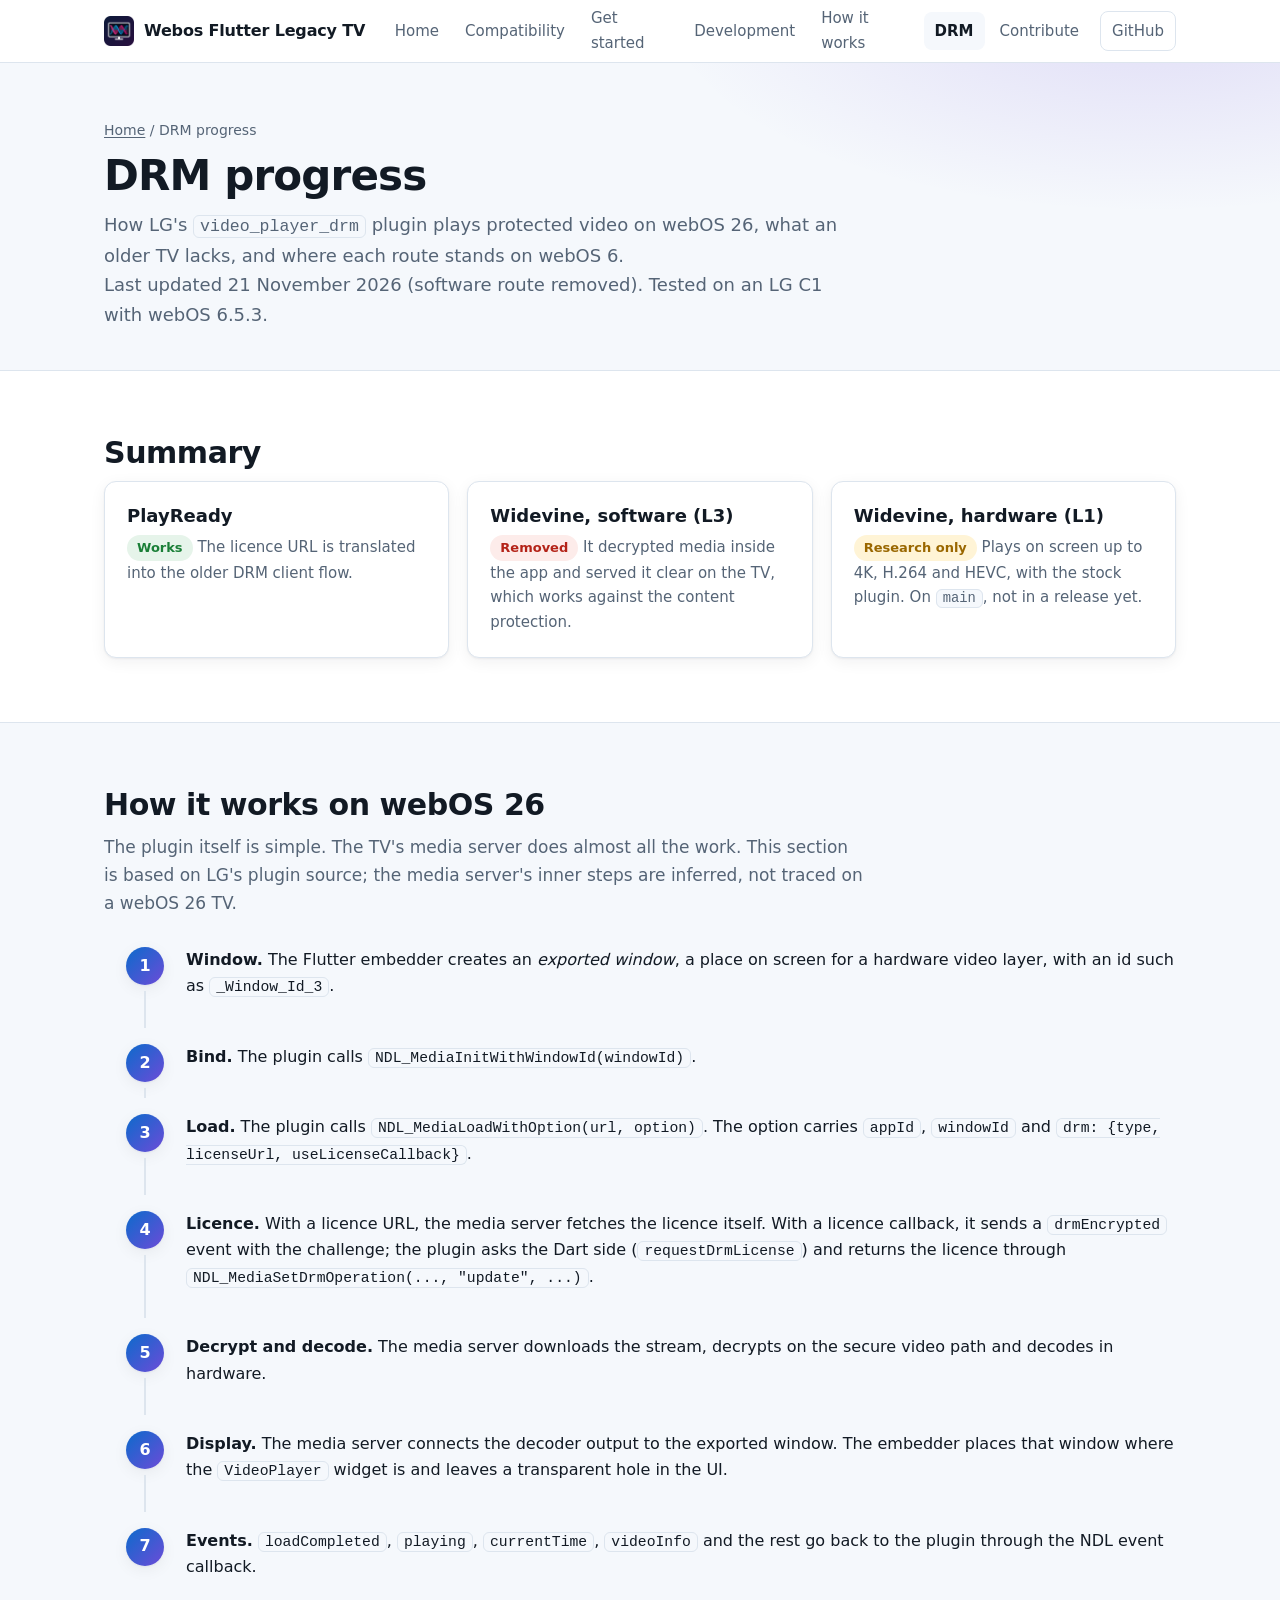
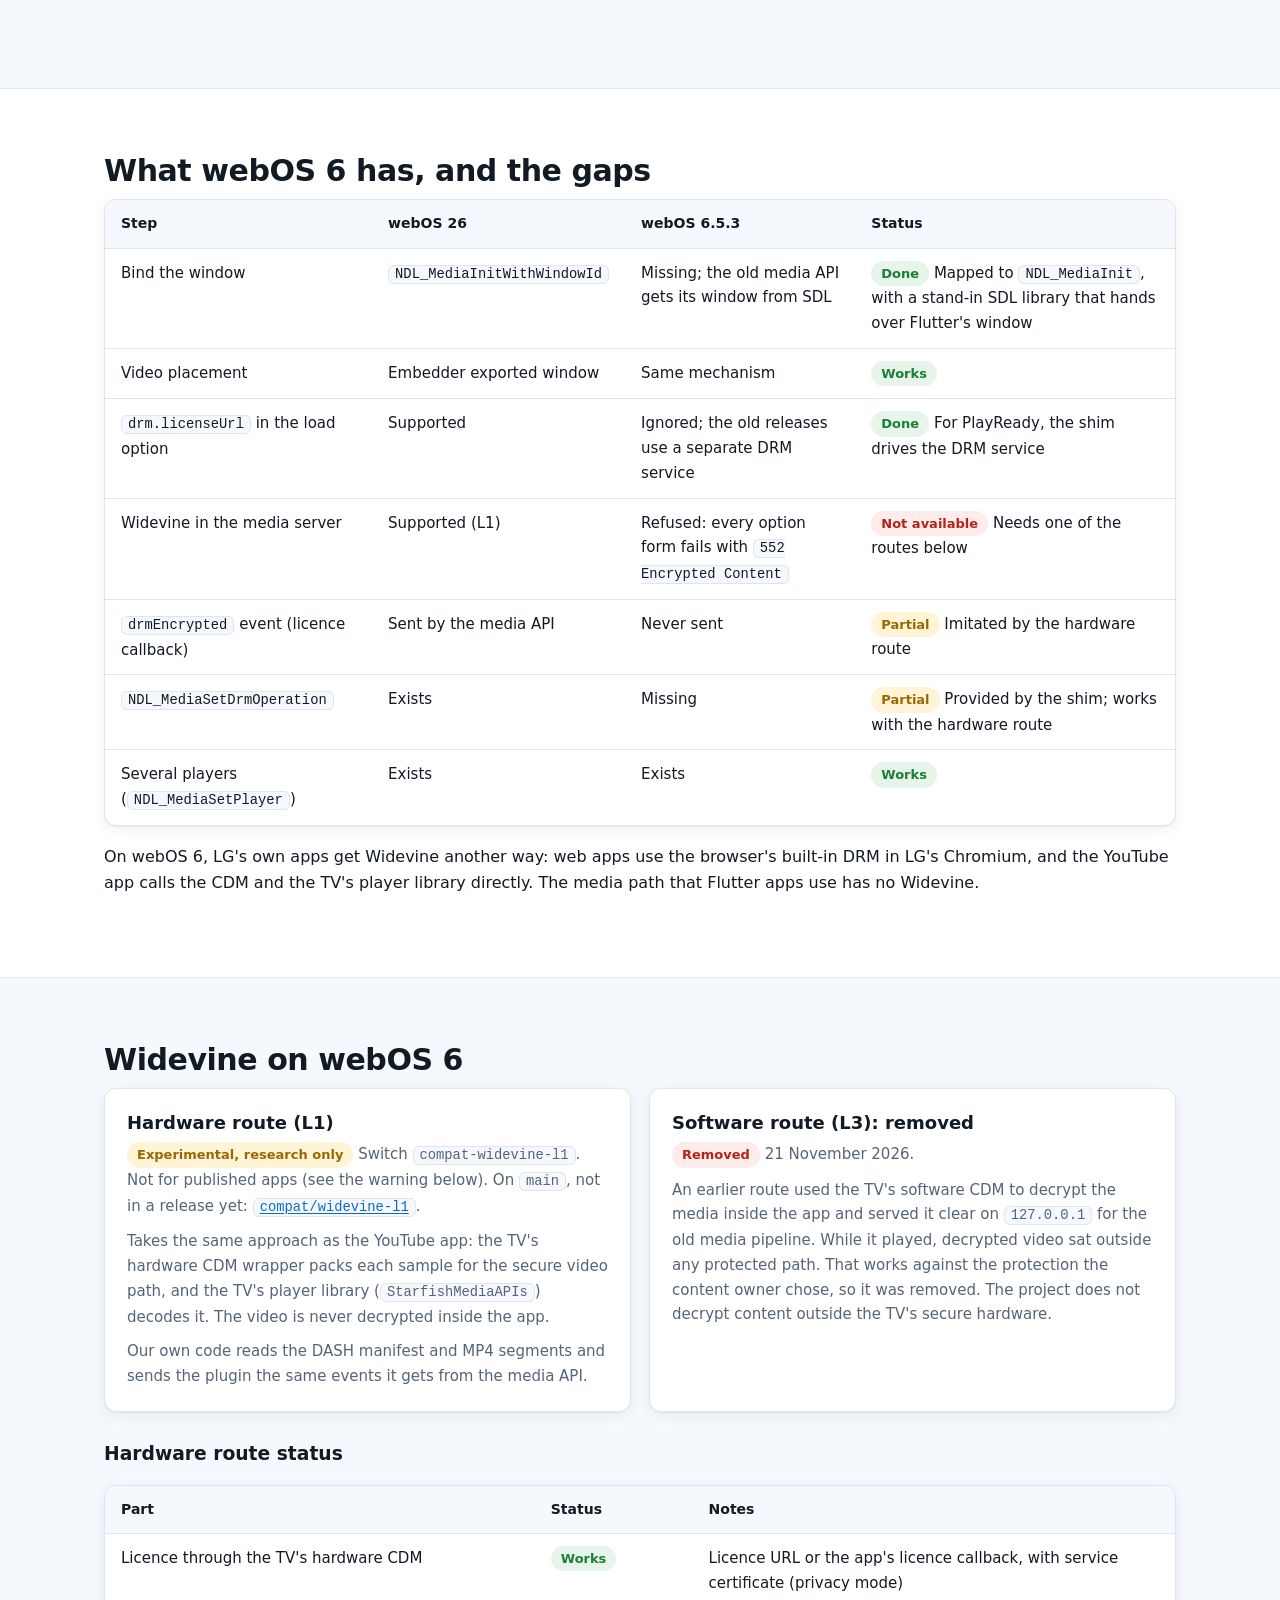
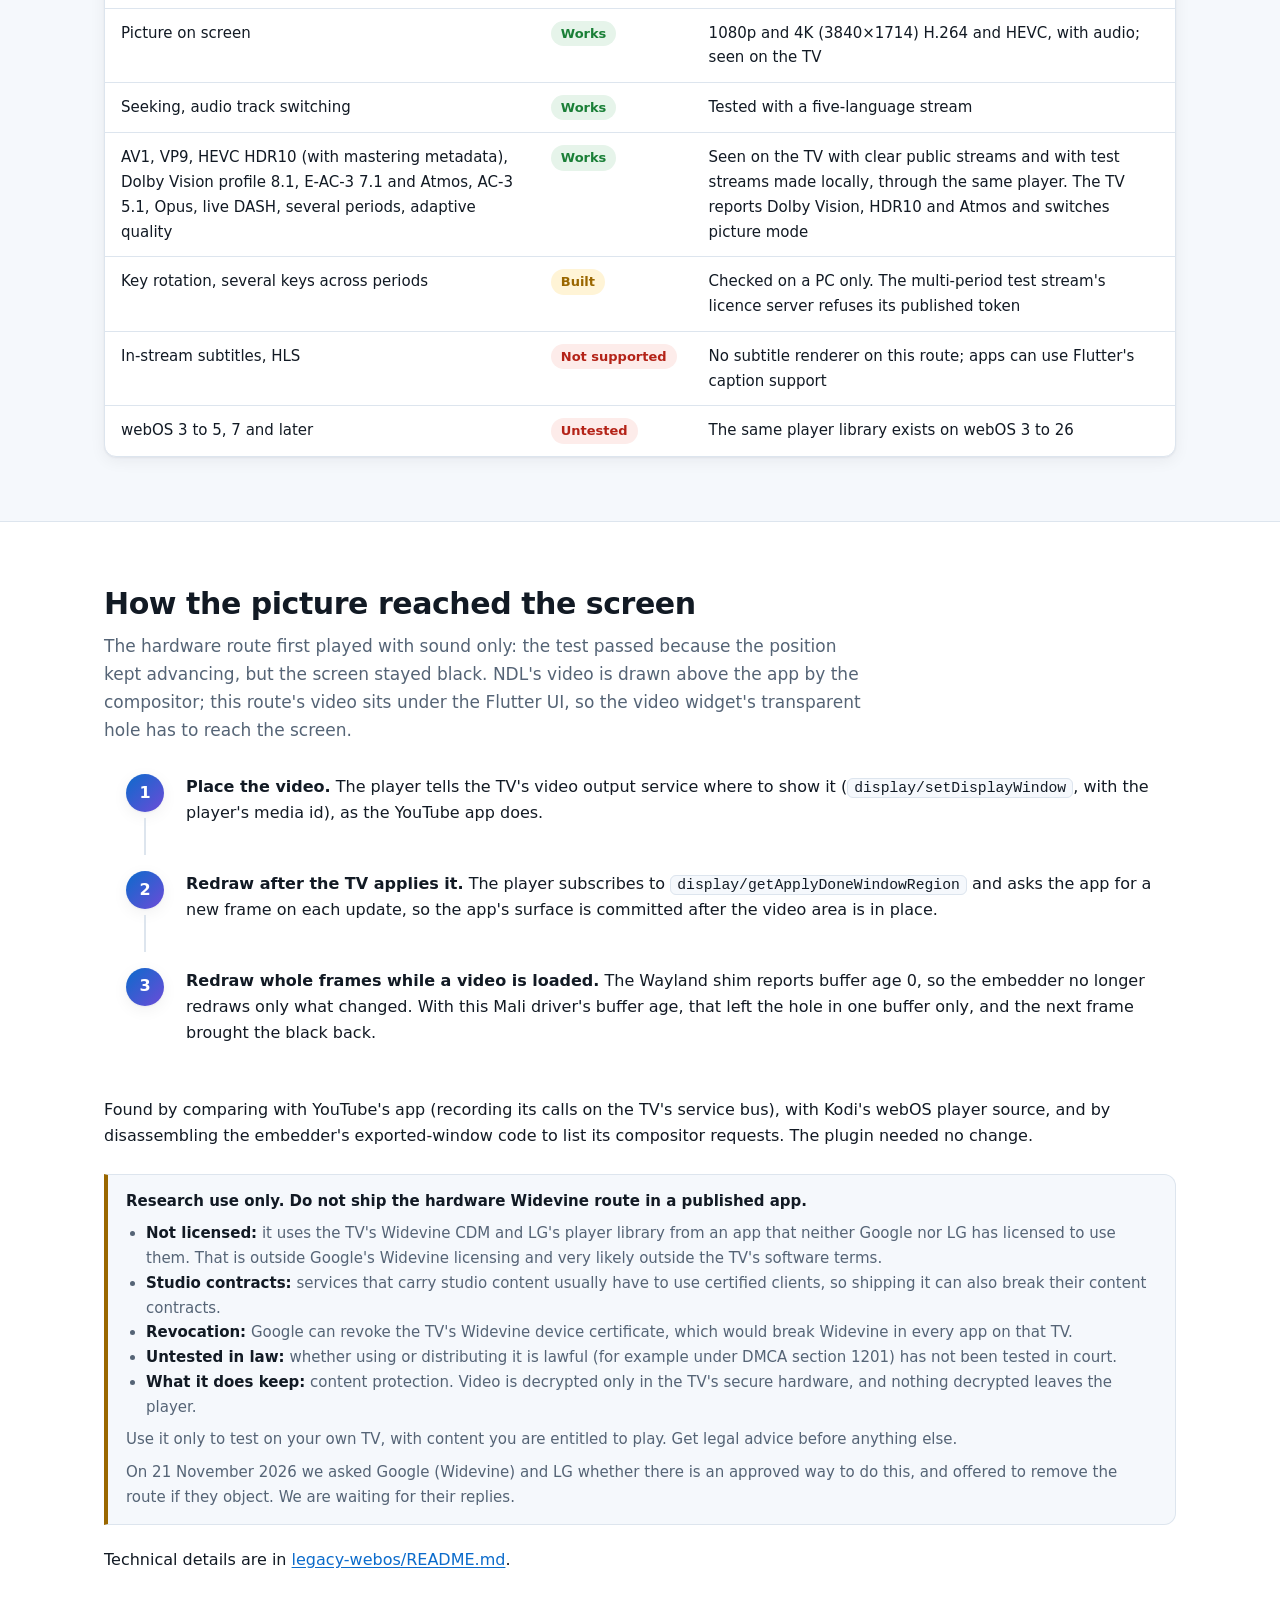
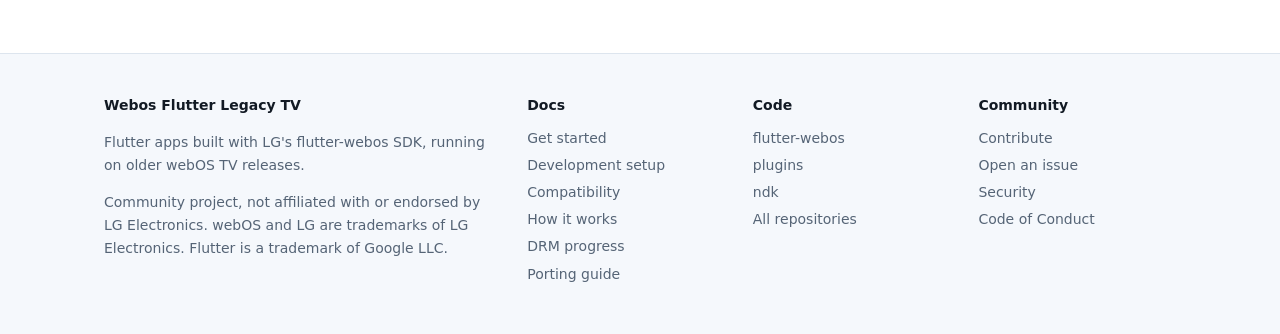
<file: drm.html>
<!DOCTYPE html>
<html lang="en">
<head>
<meta charset="utf-8">
<meta name="viewport" content="width=device-width, initial-scale=1">
<title>DRM progress · Webos Flutter Legacy TV</title>
<meta name="description" content="How video_player_drm plays protected video on webOS 26, what older webOS lacks, and the progress of the Widevine routes on webOS 6.">
<link rel="icon" href="assets/brand/favicon-64.png" type="image/png">
<link rel="stylesheet" href="assets/site.css">
<style>
  ol.steps { padding-left: 22px; margin: 0; }
  ol.steps li { margin: 0 0 10px; }
  .updated { font-size: 14px; color: var(--muted); margin-top: 12px; }
</style>
</head>
<body>
<header class="top"></header>

<div class="page-head">
  <div class="wrap">
    <div class="crumb"><a href="index.html">Home</a> / DRM progress</div>
    <h1>DRM progress</h1>
    <p>How LG's <code>video_player_drm</code> plugin plays protected video on webOS&nbsp;26, what an older TV lacks, and where each route stands on webOS&nbsp;6.</p>
    <p class="updated">Last updated 21 November 2026 (software route removed). Tested on an LG C1 with webOS&nbsp;6.5.3.</p>
  </div>
</div>

<section>
  <div class="wrap">
    <h2>Summary</h2>
    <div class="grid">
      <div class="card"><h3>PlayReady</h3><p><span class="pill ok">Works</span> The licence URL is translated into the older DRM client flow.</p></div>
      <div class="card"><h3>Widevine, software (L3)</h3><p><span class="pill no">Removed</span> It decrypted media inside the app and served it clear on the TV, which works against the content protection.</p></div>
      <div class="card"><h3>Widevine, hardware (L1)</h3><p><span class="pill warn">Research only</span> Plays on screen up to 4K, H.264 and HEVC, with the stock plugin. On <code>main</code>, not in a release yet.</p></div>
    </div>
  </div>
</section>

<section class="alt">
  <div class="wrap">
    <h2>How it works on webOS&nbsp;26</h2>
    <p class="sub">The plugin itself is simple. The TV's media server does almost all the work. This section is based on LG's plugin source; the media server's inner steps are inferred, not traced on a webOS&nbsp;26 TV.</p>
    <ol class="steps">
      <li><strong>Window.</strong> The Flutter embedder creates an <em>exported window</em>, a place on screen for a hardware video layer, with an id such as <code>_Window_Id_3</code>.</li>
      <li><strong>Bind.</strong> The plugin calls <code>NDL_MediaInitWithWindowId(windowId)</code>.</li>
      <li><strong>Load.</strong> The plugin calls <code>NDL_MediaLoadWithOption(url, option)</code>. The option carries <code>appId</code>, <code>windowId</code> and <code>drm: {type, licenseUrl, useLicenseCallback}</code>.</li>
      <li><strong>Licence.</strong> With a licence URL, the media server fetches the licence itself. With a licence callback, it sends a <code>drmEncrypted</code> event with the challenge; the plugin asks the Dart side (<code>requestDrmLicense</code>) and returns the licence through <code>NDL_MediaSetDrmOperation(..., "update", ...)</code>.</li>
      <li><strong>Decrypt and decode.</strong> The media server downloads the stream, decrypts on the secure video path and decodes in hardware.</li>
      <li><strong>Display.</strong> The media server connects the decoder output to the exported window. The embedder places that window where the <code>VideoPlayer</code> widget is and leaves a transparent hole in the UI.</li>
      <li><strong>Events.</strong> <code>loadCompleted</code>, <code>playing</code>, <code>currentTime</code>, <code>videoInfo</code> and the rest go back to the plugin through the NDL event callback.</li>
    </ol>
  </div>
</section>

<section>
  <div class="wrap">
    <h2>What webOS&nbsp;6 has, and the gaps</h2>
    <div class="table">
      <table>
        <thead><tr><th>Step</th><th>webOS&nbsp;26</th><th>webOS&nbsp;6.5.3</th><th>Status</th></tr></thead>
        <tbody>
          <tr><td>Bind the window</td><td><code>NDL_MediaInitWithWindowId</code></td><td>Missing; the old media API gets its window from SDL</td><td><span class="pill ok">Done</span> Mapped to <code>NDL_MediaInit</code>, with a stand-in SDL library that hands over Flutter's window</td></tr>
          <tr><td>Video placement</td><td>Embedder exported window</td><td>Same mechanism</td><td><span class="pill ok">Works</span></td></tr>
          <tr><td><code>drm.licenseUrl</code> in the load option</td><td>Supported</td><td>Ignored; the old releases use a separate DRM service</td><td><span class="pill ok">Done</span> For PlayReady, the shim drives the DRM service</td></tr>
          <tr><td>Widevine in the media server</td><td>Supported (L1)</td><td>Refused: every option form fails with <code>552 Encrypted Content</code></td><td><span class="pill no">Not available</span> Needs one of the routes below</td></tr>
          <tr><td><code>drmEncrypted</code> event (licence callback)</td><td>Sent by the media API</td><td>Never sent</td><td><span class="pill warn">Partial</span> Imitated by the hardware route</td></tr>
          <tr><td><code>NDL_MediaSetDrmOperation</code></td><td>Exists</td><td>Missing</td><td><span class="pill warn">Partial</span> Provided by the shim; works with the hardware route</td></tr>
          <tr><td>Several players (<code>NDL_MediaSetPlayer</code>)</td><td>Exists</td><td>Exists</td><td><span class="pill ok">Works</span></td></tr>
        </tbody>
      </table>
    </div>
    <p style="margin-top:18px">On webOS&nbsp;6, LG's own apps get Widevine another way: web apps use the browser's built-in DRM in LG's Chromium, and the YouTube app calls the CDM and the TV's player library directly. The media path that Flutter apps use has no Widevine.</p>
  </div>
</section>

<section class="alt">
  <div class="wrap">
    <h2>Widevine on webOS&nbsp;6</h2>
    <div class="grid two">
      <div class="card">
        <h3>Hardware route (L1)</h3>
        <p><span class="pill warn">Experimental, research only</span> Switch <code>compat-widevine-l1</code>. Not for published apps (see the warning below). On <code>main</code>, not in a release yet: <a href="https://github.com/Webos-Flutter-Legacy-TV/flutter-webos/tree/main/legacy-webos/compat/widevine-l1"><code>compat/widevine-l1</code></a>.</p>
        <p style="margin-top:10px">Takes the same approach as the YouTube app: the TV's hardware CDM wrapper packs each sample for the secure video path, and the TV's player library (<code>StarfishMediaAPIs</code>) decodes it. The video is never decrypted inside the app.</p>
        <p style="margin-top:10px">Our own code reads the DASH manifest and MP4 segments and sends the plugin the same events it gets from the media API.</p>
      </div>
      <div class="card">
        <h3>Software route (L3): removed</h3>
        <p><span class="pill no">Removed</span> 21 November 2026.</p>
        <p style="margin-top:10px">An earlier route used the TV's software CDM to decrypt the media inside the app and served it clear on <code>127.0.0.1</code> for the old media pipeline. While it played, decrypted video sat outside any protected path. That works against the protection the content owner chose, so it was removed. The project does not decrypt content outside the TV's secure hardware.</p>
      </div>
    </div>

    <h3 style="margin-top:30px">Hardware route status</h3>
    <div class="table">
      <table>
        <thead><tr><th>Part</th><th>Status</th><th>Notes</th></tr></thead>
        <tbody>
          <tr><td>Licence through the TV's hardware CDM</td><td><span class="pill ok">Works</span></td><td>Licence URL or the app's licence callback, with service certificate (privacy mode)</td></tr>
          <tr><td>Picture on screen</td><td><span class="pill ok">Works</span></td><td>1080p and 4K (3840&times;1714) H.264 and HEVC, with audio; seen on the TV</td></tr>
          <tr><td>Seeking, audio track switching</td><td><span class="pill ok">Works</span></td><td>Tested with a five-language stream</td></tr>
          <tr><td>AV1, VP9, HEVC HDR10 (with mastering metadata), Dolby Vision profile 8.1, E-AC-3 7.1 and Atmos, AC-3 5.1, Opus, live DASH, several periods, adaptive quality</td><td><span class="pill ok">Works</span></td><td>Seen on the TV with clear public streams and with test streams made locally, through the same player. The TV reports Dolby Vision, HDR10 and Atmos and switches picture mode</td></tr>
          <tr><td>Key rotation, several keys across periods</td><td><span class="pill warn">Built</span></td><td>Checked on a PC only. The multi-period test stream's licence server refuses its published token</td></tr>
          <tr><td>In-stream subtitles, HLS</td><td><span class="pill no">Not supported</span></td><td>No subtitle renderer on this route; apps can use Flutter's caption support</td></tr>
          <tr><td>webOS&nbsp;3 to 5, 7 and later</td><td><span class="pill no">Untested</span></td><td>The same player library exists on webOS&nbsp;3 to 26</td></tr>
        </tbody>
      </table>
    </div>
  </div>
</section>

<section>
  <div class="wrap">
    <h2>How the picture reached the screen</h2>
    <p class="sub">The hardware route first played with sound only: the test passed because the position kept advancing, but the screen stayed black. NDL's video is drawn above the app by the compositor; this route's video sits under the Flutter UI, so the video widget's transparent hole has to reach the screen.</p>
    <ol class="steps">
      <li><strong>Place the video.</strong> The player tells the TV's video output service where to show it (<code>display/setDisplayWindow</code>, with the player's media id), as the YouTube app does.</li>
      <li><strong>Redraw after the TV applies it.</strong> The player subscribes to <code>display/getApplyDoneWindowRegion</code> and asks the app for a new frame on each update, so the app's surface is committed after the video area is in place.</li>
      <li><strong>Redraw whole frames while a video is loaded.</strong> The Wayland shim reports buffer age 0, so the embedder no longer redraws only what changed. With this Mali driver's buffer age, that left the hole in one buffer only, and the next frame brought the black back.</li>
    </ol>
    <p>Found by comparing with YouTube's app (recording its calls on the TV's service bus), with Kodi's webOS player source, and by disassembling the embedder's exported-window code to list its compositor requests. The plugin needed no change.</p>
    <div class="note warn" style="margin-top:24px">
      <p style="margin:0 0 8px"><strong>Research use only. Do not ship the hardware Widevine route in a published app.</strong></p>
      <ul style="margin:0 0 8px;padding-left:20px">
        <li><strong>Not licensed:</strong> it uses the TV's Widevine CDM and LG's player library from an app that neither Google nor LG has licensed to use them. That is outside Google's Widevine licensing and very likely outside the TV's software terms.</li>
        <li><strong>Studio contracts:</strong> services that carry studio content usually have to use certified clients, so shipping it can also break their content contracts.</li>
        <li><strong>Revocation:</strong> Google can revoke the TV's Widevine device certificate, which would break Widevine in every app on that TV.</li>
        <li><strong>Untested in law:</strong> whether using or distributing it is lawful (for example under DMCA section&nbsp;1201) has not been tested in court.</li>
        <li><strong>What it does keep:</strong> content protection. Video is decrypted only in the TV's secure hardware, and nothing decrypted leaves the player.</li>
      </ul>
      <p style="margin:0 0 8px">Use it only to test on your own TV, with content you are entitled to play. Get legal advice before anything else.</p>
      <p style="margin:0">On 21 November 2026 we asked Google (Widevine) and LG whether there is an approved way to do this, and offered to remove the route if they object. We are waiting for their replies.</p>
    </div>
    <p style="margin-top:22px">Technical details are in
      <a href="https://github.com/Webos-Flutter-Legacy-TV/flutter-webos/blob/main/legacy-webos/README.md">legacy-webos/README.md</a>.</p>
  </div>
</section>

<footer></footer>
<script src="assets/site.js"></script>
</body>
</html>
</file>
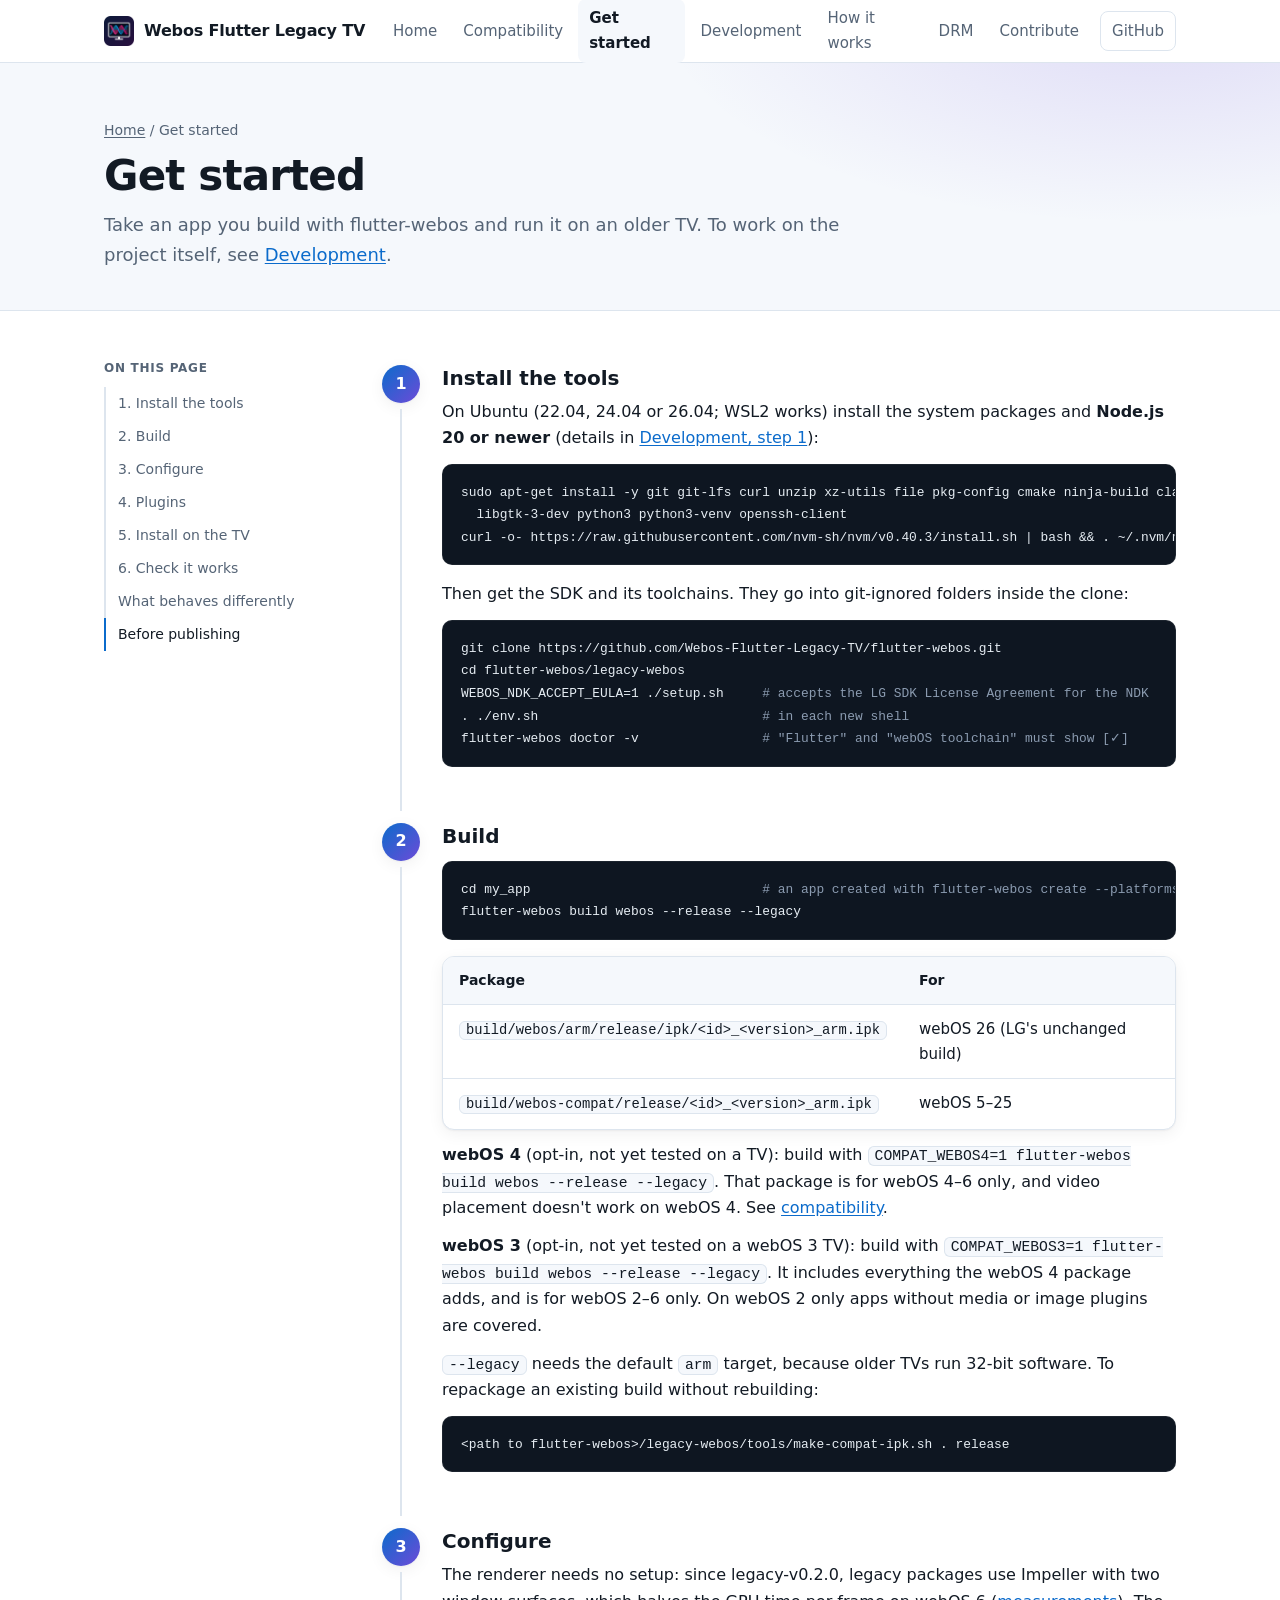
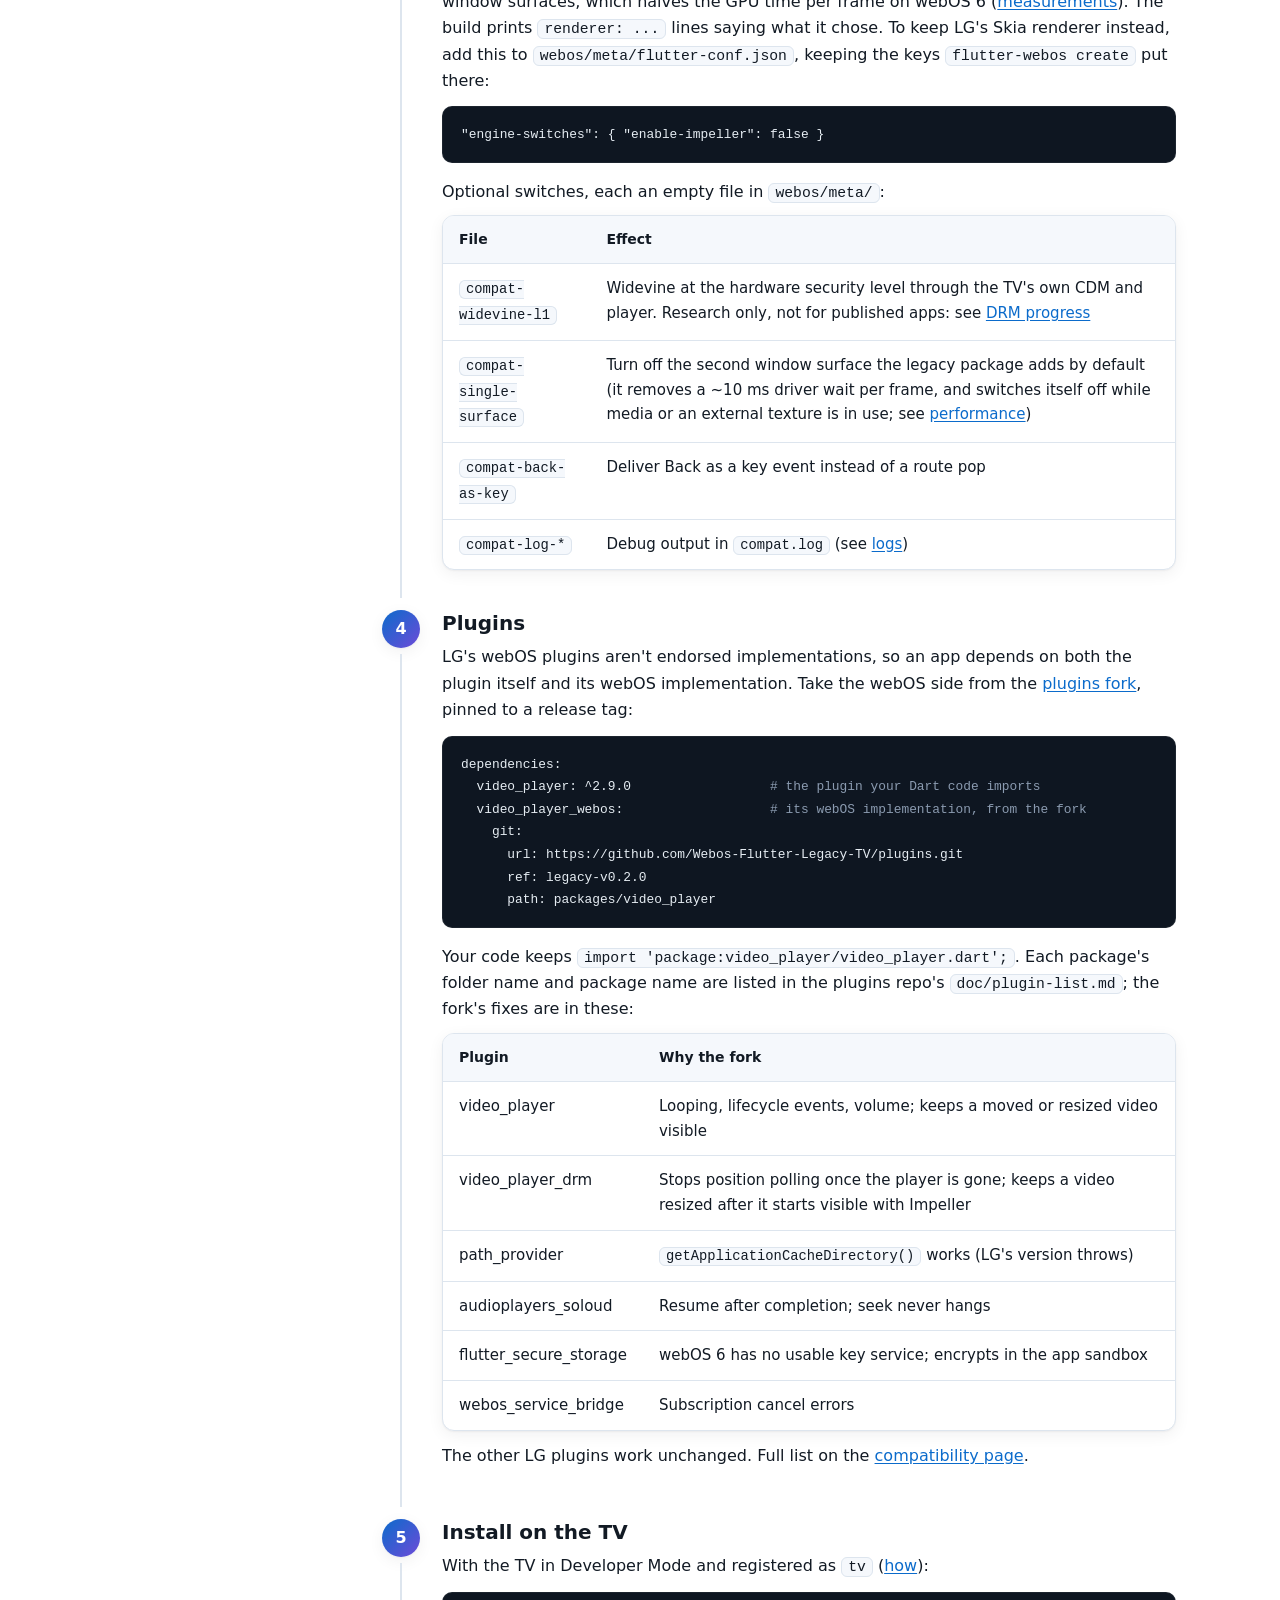
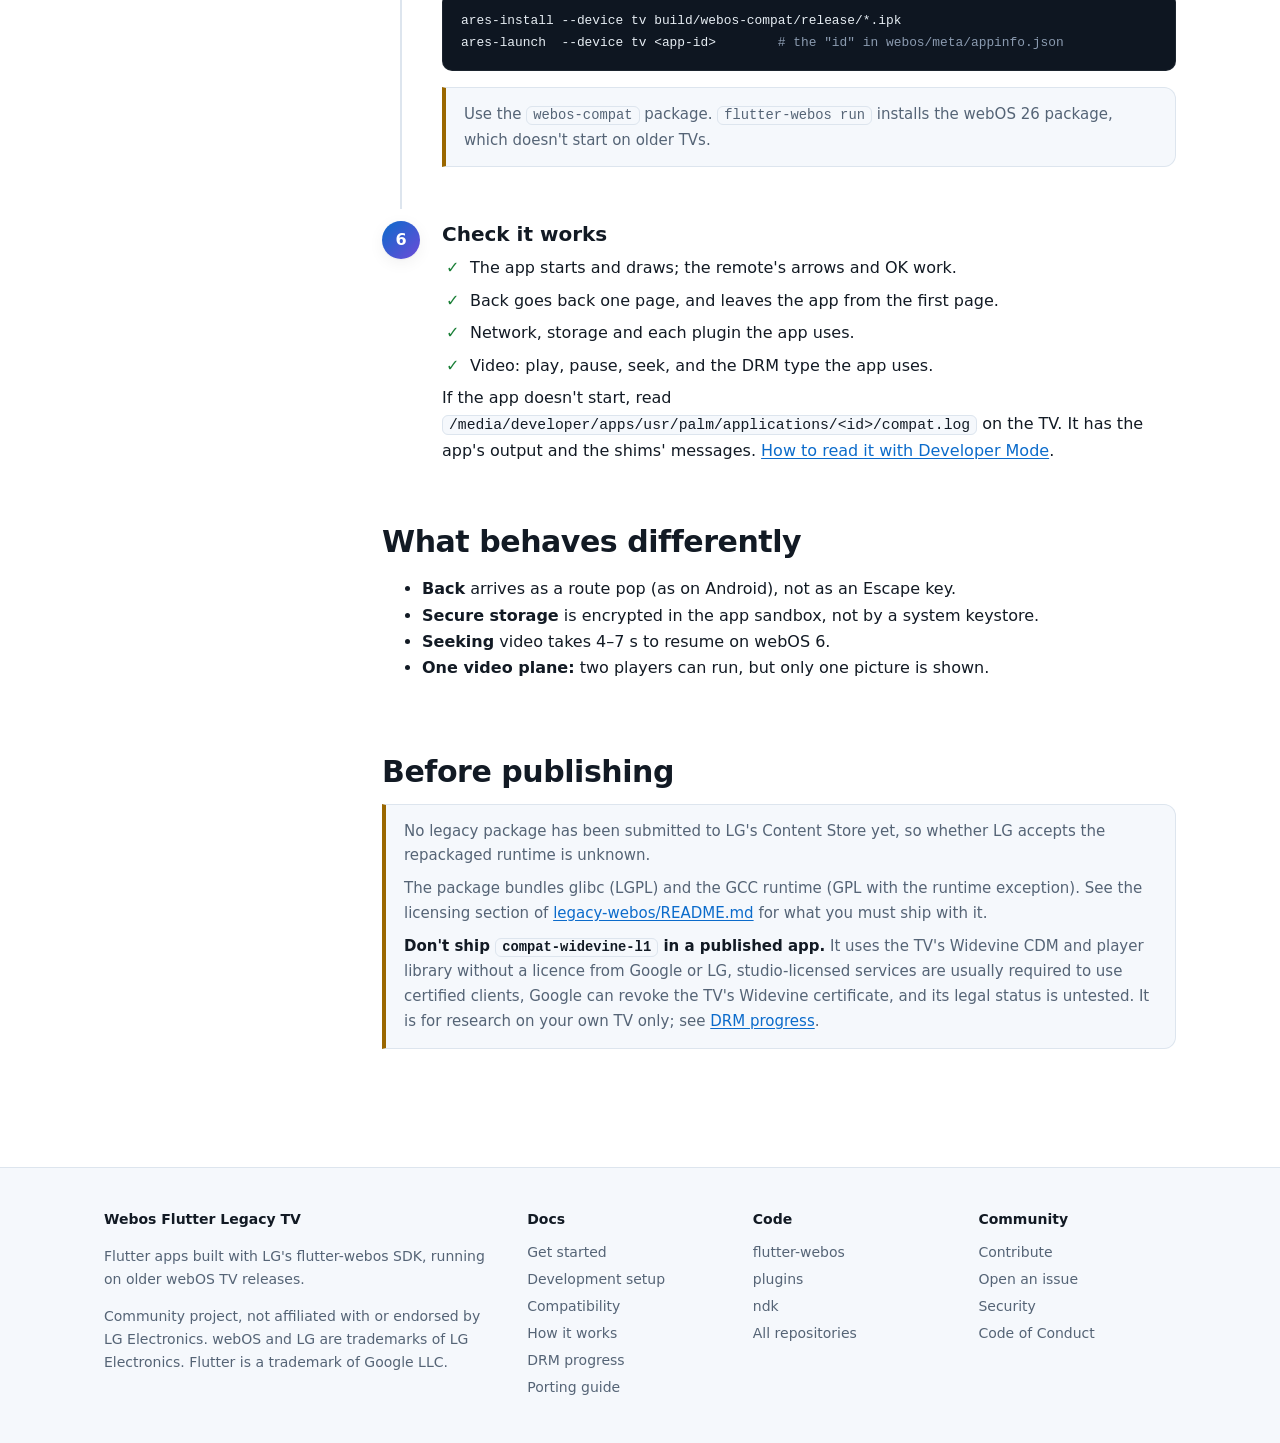
<file: get-started.html>
<!DOCTYPE html>
<html lang="en">
<head>
<meta charset="utf-8">
<meta name="viewport" content="width=device-width, initial-scale=1">
<title>Get started · Webos Flutter Legacy TV</title>
<meta name="description" content="Build an existing flutter-webos app for older webOS TVs: setup, --legacy build, configuration, plugins and testing.">
<link rel="icon" href="assets/brand/favicon-64.png" type="image/png">
<link rel="stylesheet" href="assets/site.css">
</head>
<body>
<header class="top"></header>

<div class="page-head">
  <div class="wrap">
    <div class="crumb"><a href="index.html">Home</a> / Get started</div>
    <h1>Get started</h1>
    <p>Take an app you build with flutter-webos and run it on an older TV. To work on the project itself, see <a href="development.html">Development</a>.</p>
  </div>
</div>

<div class="wrap docs">
  <nav class="toc" aria-label="On this page">
    <div class="t">On this page</div>
    <a href="#install">1. Install the tools</a>
    <a href="#build">2. Build</a>
    <a href="#configure">3. Configure</a>
    <a href="#plugins">4. Plugins</a>
    <a href="#install-tv">5. Install on the TV</a>
    <a href="#check">6. Check it works</a>
    <a href="#differences">What behaves differently</a>
    <a href="#publish">Before publishing</a>
  </nav>
  <article>
    <ol class="steps">
      <li id="install">
        <h3>Install the tools</h3>
        <p>On Ubuntu (22.04, 24.04 or 26.04; WSL2 works) install the system packages and <strong>Node.js 20 or newer</strong>
          (details in <a href="development.html#host">Development, step&nbsp;1</a>):</p>
<pre><code>sudo apt-get install -y git git-lfs curl unzip xz-utils file pkg-config cmake ninja-build clang \
  libgtk-3-dev python3 python3-venv openssh-client
curl -o- https://raw.githubusercontent.com/nvm-sh/nvm/v0.40.3/install.sh | bash &amp;&amp; . ~/.nvm/nvm.sh &amp;&amp; nvm install 22</code></pre>
        <p>Then get the SDK and its toolchains. They go into git-ignored folders inside the clone:</p>
<pre><code>git clone https://github.com/Webos-Flutter-Legacy-TV/flutter-webos.git
cd flutter-webos/legacy-webos
WEBOS_NDK_ACCEPT_EULA=1 ./setup.sh     <span class="c"># accepts the LG SDK License Agreement for the NDK</span>
. ./env.sh                             <span class="c"># in each new shell</span>
flutter-webos doctor -v                <span class="c"># "Flutter" and "webOS toolchain" must show [✓]</span></code></pre>
      </li>
      <li id="build">
        <h3>Build</h3>
<pre><code>cd my_app                              <span class="c"># an app created with flutter-webos create --platforms webos</span>
flutter-webos build webos --release --legacy</code></pre>
        <div class="table"><table>
          <thead><tr><th>Package</th><th>For</th></tr></thead>
          <tbody>
            <tr><td><code>build/webos/arm/release/ipk/&lt;id&gt;_&lt;version&gt;_arm.ipk</code></td><td>webOS 26 (LG's unchanged build)</td></tr>
            <tr><td><code>build/webos-compat/release/&lt;id&gt;_&lt;version&gt;_arm.ipk</code></td><td>webOS 5&ndash;25</td></tr>
          </tbody>
        </table></div>
        <p style="margin-top:12px"><strong>webOS 4</strong> (opt-in, not yet tested on a TV): build with
          <code>COMPAT_WEBOS4=1 flutter-webos build webos --release --legacy</code>. That package is for webOS 4&ndash;6 only, and video placement
          doesn't work on webOS 4. See <a href="compatibility.html#releases">compatibility</a>.</p>
        <p style="margin-top:12px"><strong>webOS 3</strong> (opt-in, not yet tested on a webOS 3 TV): build with
          <code>COMPAT_WEBOS3=1 flutter-webos build webos --release --legacy</code>. It includes everything the webOS&nbsp;4 package adds, and is
          for webOS 2&ndash;6 only. On webOS&nbsp;2 only apps without media or image plugins are covered.</p>
        <p style="margin-top:12px"><code>--legacy</code> needs the default <code>arm</code> target, because older TVs run 32-bit software. To repackage an existing build without rebuilding:</p>
<pre><code>&lt;path to flutter-webos&gt;/legacy-webos/tools/make-compat-ipk.sh . release</code></pre>
      </li>
      <li id="configure">
        <h3>Configure</h3>
        <p>The renderer needs no setup: since legacy-v0.2.0, legacy packages use Impeller with two window surfaces, which halves
          the GPU time per frame on webOS 6 (<a href="compatibility.html#performance">measurements</a>). The build prints
          <code>renderer: ...</code> lines saying what it chose. To keep LG's Skia renderer instead, add this to
          <code>webos/meta/flutter-conf.json</code>, keeping the keys <code>flutter-webos create</code> put there:</p>
<pre><code>"engine-switches": { "enable-impeller": false }</code></pre>
        <p>Optional switches, each an empty file in <code>webos/meta/</code>:</p>
        <div class="table"><table>
          <thead><tr><th>File</th><th>Effect</th></tr></thead>
          <tbody>
            <tr><td><code>compat-widevine-l1</code></td><td>Widevine at the hardware security level through the TV's own CDM and player. Research only, not for published apps: see <a href="drm.html">DRM progress</a></td></tr>
            <tr><td><code>compat-single-surface</code></td><td>Turn off the second window surface the legacy package adds by default (it removes a ~10&nbsp;ms driver wait per frame, and switches itself off while media or an external texture is in use; see <a href="compatibility.html#performance">performance</a>)</td></tr>
            <tr><td><code>compat-back-as-key</code></td><td>Deliver Back as a key event instead of a route pop</td></tr>
            <tr><td><code>compat-log-*</code></td><td>Debug output in <code>compat.log</code> (see <a href="development.html#logs">logs</a>)</td></tr>
          </tbody>
        </table></div>
      </li>
      <li id="plugins">
        <h3>Plugins</h3>
        <p>LG's webOS plugins aren't endorsed implementations, so an app depends on both the plugin itself and its webOS
          implementation. Take the webOS side from the <a href="https://github.com/Webos-Flutter-Legacy-TV/plugins">plugins fork</a>,
          pinned to a release tag:</p>
<pre><code>dependencies:
  video_player: ^2.9.0                  <span class="c"># the plugin your Dart code imports</span>
  video_player_webos:                   <span class="c"># its webOS implementation, from the fork</span>
    git:
      url: https://github.com/Webos-Flutter-Legacy-TV/plugins.git
      ref: legacy-v0.2.0
      path: packages/video_player</code></pre>
        <p>Your code keeps <code>import 'package:video_player/video_player.dart';</code>. Each package's folder name and package name
          are listed in the plugins repo's <code>doc/plugin-list.md</code>; the fork's fixes are in these:</p>
        <div class="table"><table>
          <thead><tr><th>Plugin</th><th>Why the fork</th></tr></thead>
          <tbody>
            <tr><td>video_player</td><td>Looping, lifecycle events, volume; keeps a moved or resized video visible</td></tr>
            <tr><td>video_player_drm</td><td>Stops position polling once the player is gone; keeps a video resized after it starts visible with Impeller</td></tr>
            <tr><td>path_provider</td><td><code>getApplicationCacheDirectory()</code> works (LG's version throws)</td></tr>
            <tr><td>audioplayers_soloud</td><td>Resume after completion; seek never hangs</td></tr>
            <tr><td>flutter_secure_storage</td><td>webOS 6 has no usable key service; encrypts in the app sandbox</td></tr>
            <tr><td>webos_service_bridge</td><td>Subscription cancel errors</td></tr>
          </tbody>
        </table></div>
        <p style="margin-top:12px">The other LG plugins work unchanged. Full list on the <a href="compatibility.html#webos6">compatibility page</a>.</p>
      </li>
      <li id="install-tv">
        <h3>Install on the TV</h3>
        <p>With the TV in Developer Mode and registered as <code>tv</code> (<a href="development.html#tv">how</a>):</p>
<pre><code>ares-install --device tv build/webos-compat/release/*.ipk
ares-launch  --device tv &lt;app-id&gt;        <span class="c"># the "id" in webos/meta/appinfo.json</span></code></pre>
        <div class="note warn">Use the <code>webos-compat</code> package. <code>flutter-webos run</code> installs the webOS&nbsp;26 package, which doesn't start on older TVs.</div>
      </li>
      <li id="check">
        <h3>Check it works</h3>
        <ul class="check">
          <li>The app starts and draws; the remote's arrows and OK work.</li>
          <li>Back goes back one page, and leaves the app from the first page.</li>
          <li>Network, storage and each plugin the app uses.</li>
          <li>Video: play, pause, seek, and the DRM type the app uses.</li>
        </ul>
        <p>If the app doesn't start, read <code>/media/developer/apps/usr/palm/applications/&lt;id&gt;/compat.log</code> on the TV.
          It has the app's output and the shims' messages. <a href="development.html#logs">How to read it with Developer Mode</a>.</p>
      </li>
    </ol>

    <section id="differences">
      <h2>What behaves differently</h2>
      <ul>
        <li><strong>Back</strong> arrives as a route pop (as on Android), not as an Escape key.</li>
        <li><strong>Secure storage</strong> is encrypted in the app sandbox, not by a system keystore.</li>
        <li><strong>Seeking</strong> video takes 4&ndash;7&nbsp;s to resume on webOS 6.</li>
        <li><strong>One video plane:</strong> two players can run, but only one picture is shown.</li>
      </ul>
    </section>
    <section id="publish">
      <h2>Before publishing</h2>
      <div class="note warn">
        <p style="margin:0 0 8px">No legacy package has been submitted to LG's Content Store yet, so whether LG accepts the repackaged runtime is unknown.</p>
        <p style="margin:0 0 8px">The package bundles glibc (LGPL) and the GCC runtime (GPL with the runtime exception). See the licensing section of
          <a href="https://github.com/Webos-Flutter-Legacy-TV/flutter-webos/blob/main/legacy-webos/README.md">legacy-webos/README.md</a> for what you must ship with it.</p>
        <p style="margin:0"><strong>Don't ship <code>compat-widevine-l1</code> in a published app.</strong> It uses the TV's Widevine CDM and player library without a licence from Google or LG, studio-licensed services are usually required to use certified clients, Google can revoke the TV's Widevine certificate, and its legal status is untested. It is for research on your own TV only; see <a href="drm.html">DRM progress</a>.</p>
      </div>
    </section>
  </article>
</div>

<footer></footer>
<script src="assets/site.js"></script>
</body>
</html>
</file>
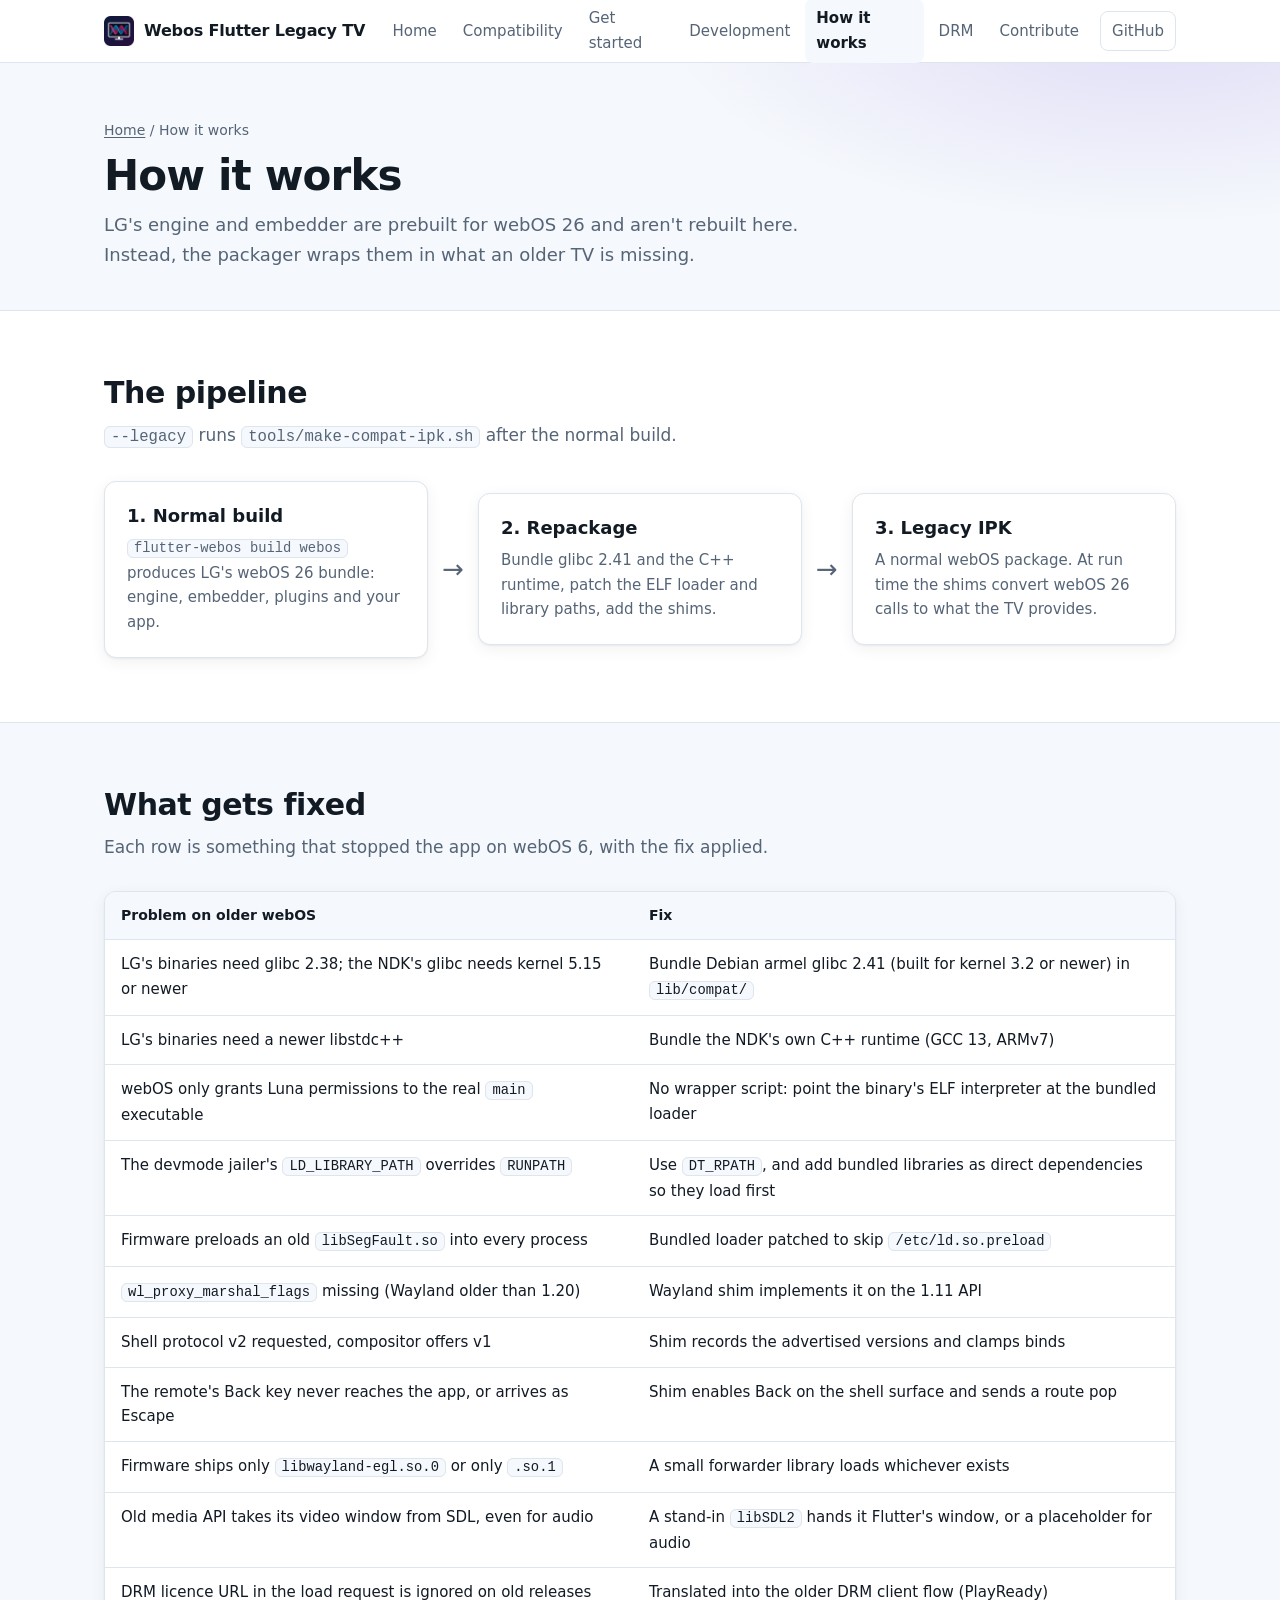
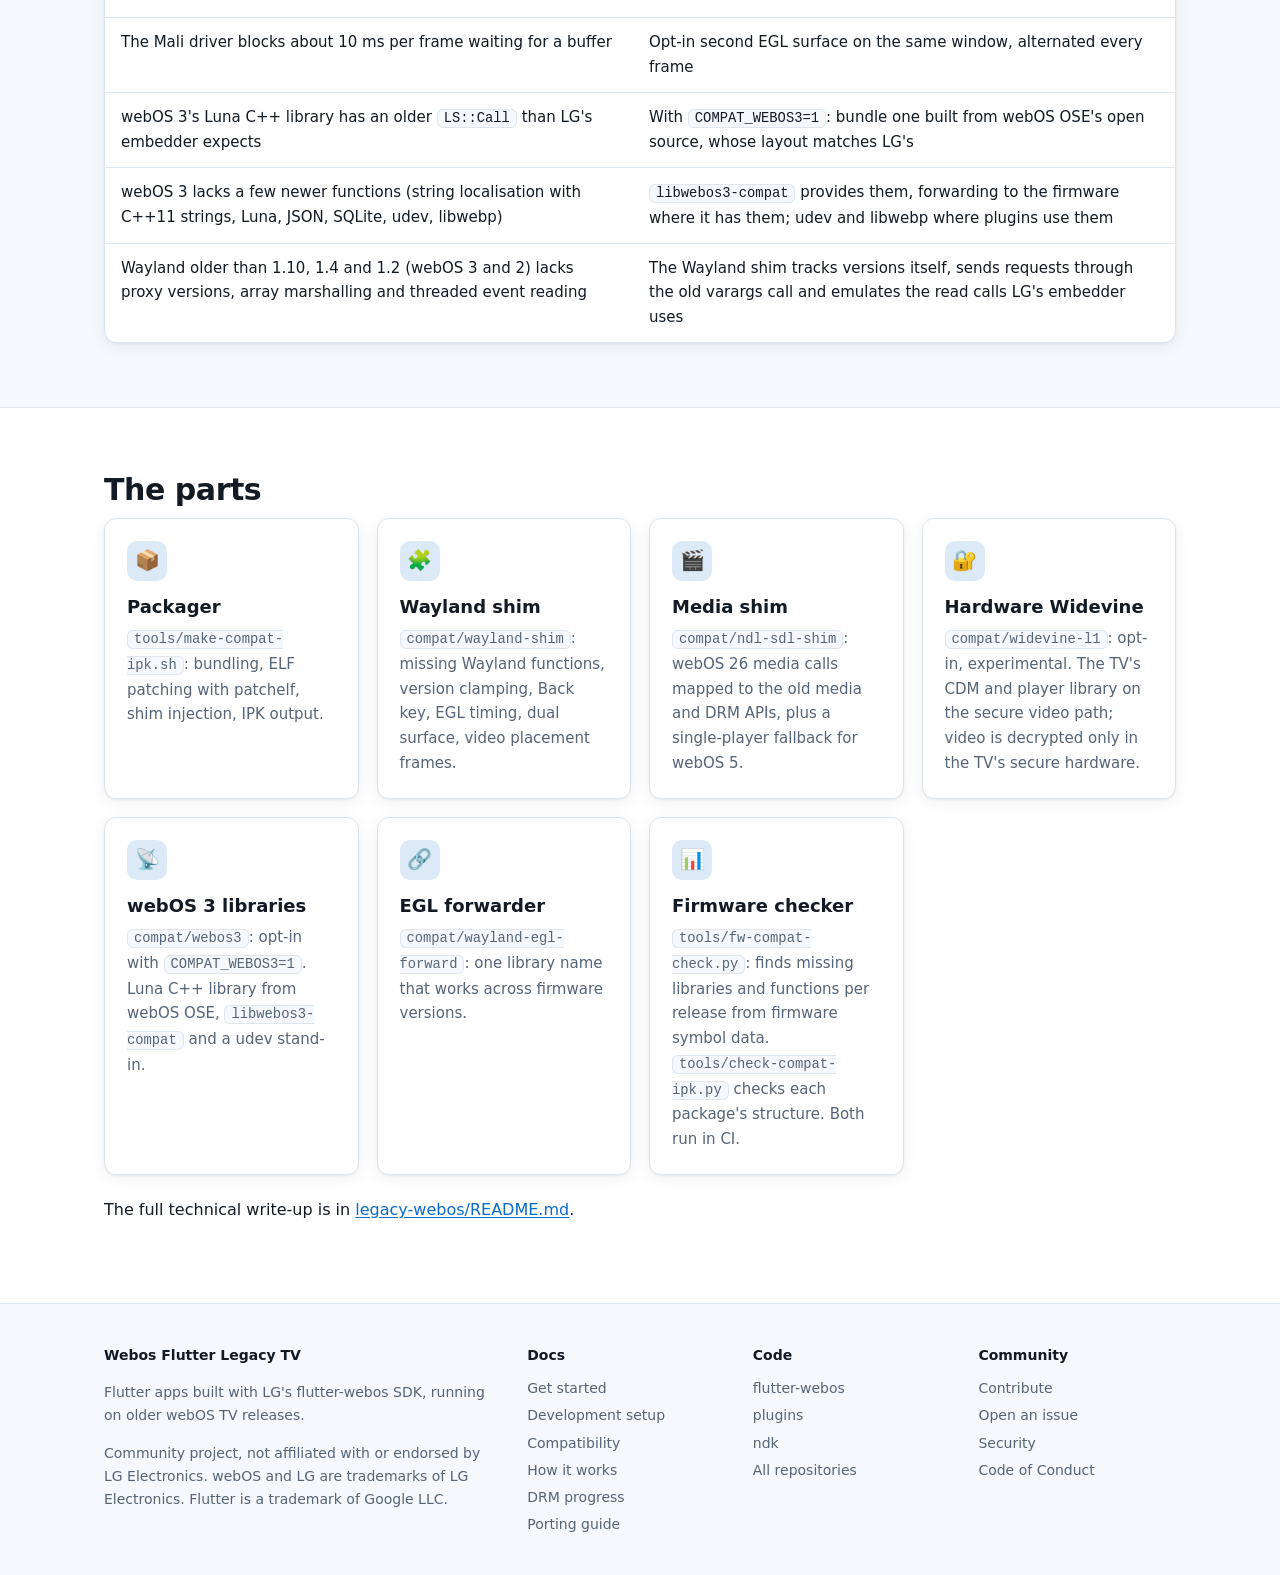
<file: how-it-works.html>
<!DOCTYPE html>
<html lang="en">
<head>
<meta charset="utf-8">
<meta name="viewport" content="width=device-width, initial-scale=1">
<title>How it works · Webos Flutter Legacy TV</title>
<meta name="description" content="How legacy-webos repackages a webOS 26 Flutter build to run on older webOS: bundled runtime, Wayland and media shims, hardware Widevine route, frame pacing.">
<link rel="icon" href="assets/brand/favicon-64.png" type="image/png">
<link rel="stylesheet" href="assets/site.css">
<style>
  .flow { display: grid; grid-template-columns: 1fr auto 1fr auto 1fr; gap: 14px; align-items: center; }
  .flow .arrow { font-size: 26px; color: var(--muted); text-align: center; }
  @media (max-width: 820px) { .flow { grid-template-columns: 1fr; } .flow .arrow { transform: rotate(90deg); } }
</style>
</head>
<body>
<header class="top"></header>

<div class="page-head">
  <div class="wrap">
    <div class="crumb"><a href="index.html">Home</a> / How it works</div>
    <h1>How it works</h1>
    <p>LG's engine and embedder are prebuilt for webOS&nbsp;26 and aren't rebuilt here. Instead, the packager wraps them in what an older TV is missing.</p>
  </div>
</div>

<section>
  <div class="wrap">
    <h2>The pipeline</h2>
    <p class="sub"><code>--legacy</code> runs <code>tools/make-compat-ipk.sh</code> after the normal build.</p>
    <div class="flow">
      <div class="card"><h3>1. Normal build</h3><p><code>flutter-webos build webos</code> produces LG's webOS&nbsp;26 bundle: engine, embedder, plugins and your app.</p></div>
      <div class="arrow">&rarr;</div>
      <div class="card"><h3>2. Repackage</h3><p>Bundle glibc 2.41 and the C++ runtime, patch the ELF loader and library paths, add the shims.</p></div>
      <div class="arrow">&rarr;</div>
      <div class="card"><h3>3. Legacy IPK</h3><p>A normal webOS package. At run time the shims convert webOS&nbsp;26 calls to what the TV provides.</p></div>
    </div>
  </div>
</section>

<section class="alt">
  <div class="wrap">
    <h2>What gets fixed</h2>
    <p class="sub">Each row is something that stopped the app on webOS&nbsp;6, with the fix applied.</p>
    <div class="table">
      <table>
        <thead><tr><th>Problem on older webOS</th><th>Fix</th></tr></thead>
        <tbody>
          <tr><td>LG's binaries need glibc 2.38; the NDK's glibc needs kernel 5.15 or newer</td><td>Bundle Debian armel glibc 2.41 (built for kernel 3.2 or newer) in <code>lib/compat/</code></td></tr>
          <tr><td>LG's binaries need a newer libstdc++</td><td>Bundle the NDK's own C++ runtime (GCC 13, ARMv7)</td></tr>
          <tr><td>webOS only grants Luna permissions to the real <code>main</code> executable</td><td>No wrapper script: point the binary's ELF interpreter at the bundled loader</td></tr>
          <tr><td>The devmode jailer's <code>LD_LIBRARY_PATH</code> overrides <code>RUNPATH</code></td><td>Use <code>DT_RPATH</code>, and add bundled libraries as direct dependencies so they load first</td></tr>
          <tr><td>Firmware preloads an old <code>libSegFault.so</code> into every process</td><td>Bundled loader patched to skip <code>/etc/ld.so.preload</code></td></tr>
          <tr><td><code>wl_proxy_marshal_flags</code> missing (Wayland older than 1.20)</td><td>Wayland shim implements it on the 1.11 API</td></tr>
          <tr><td>Shell protocol v2 requested, compositor offers v1</td><td>Shim records the advertised versions and clamps binds</td></tr>
          <tr><td>The remote's Back key never reaches the app, or arrives as Escape</td><td>Shim enables Back on the shell surface and sends a route pop</td></tr>
          <tr><td>Firmware ships only <code>libwayland-egl.so.0</code> or only <code>.so.1</code></td><td>A small forwarder library loads whichever exists</td></tr>
          <tr><td>Old media API takes its video window from SDL, even for audio</td><td>A stand-in <code>libSDL2</code> hands it Flutter's window, or a placeholder for audio</td></tr>
          <tr><td>DRM licence URL in the load request is ignored on old releases</td><td>Translated into the older DRM client flow (PlayReady)</td></tr>
          <tr><td>The Mali driver blocks about 10&nbsp;ms per frame waiting for a buffer</td><td>Opt-in second EGL surface on the same window, alternated every frame</td></tr>
          <tr><td>webOS&nbsp;3's Luna C++ library has an older <code>LS::Call</code> than LG's embedder expects</td><td>With <code>COMPAT_WEBOS3=1</code>: bundle one built from webOS OSE's open source, whose layout matches LG's</td></tr>
          <tr><td>webOS&nbsp;3 lacks a few newer functions (string localisation with C++11 strings, Luna, JSON, SQLite, udev, libwebp)</td><td><code>libwebos3-compat</code> provides them, forwarding to the firmware where it has them; udev and libwebp where plugins use them</td></tr>
          <tr><td>Wayland older than 1.10, 1.4 and 1.2 (webOS&nbsp;3 and 2) lacks proxy versions, array marshalling and threaded event reading</td><td>The Wayland shim tracks versions itself, sends requests through the old varargs call and emulates the read calls LG's embedder uses</td></tr>
        </tbody>
      </table>
    </div>
  </div>
</section>

<section>
  <div class="wrap">
    <h2>The parts</h2>
    <div class="grid">
      <div class="card"><div class="icon">&#128230;</div><h3>Packager</h3><p><code>tools/make-compat-ipk.sh</code>: bundling, ELF patching with patchelf, shim injection, IPK output.</p></div>
      <div class="card"><div class="icon">&#129513;</div><h3>Wayland shim</h3><p><code>compat/wayland-shim</code>: missing Wayland functions, version clamping, Back key, EGL timing, dual surface, video placement frames.</p></div>
      <div class="card"><div class="icon">&#127916;</div><h3>Media shim</h3><p><code>compat/ndl-sdl-shim</code>: webOS&nbsp;26 media calls mapped to the old media and DRM APIs, plus a single-player fallback for webOS&nbsp;5.</p></div>
      <div class="card"><div class="icon">&#128272;</div><h3>Hardware Widevine</h3><p><code>compat/widevine-l1</code>: opt-in, experimental. The TV's CDM and player library on the secure video path; video is decrypted only in the TV's secure hardware.</p></div>
      <div class="card"><div class="icon">&#128225;</div><h3>webOS 3 libraries</h3><p><code>compat/webos3</code>: opt-in with <code>COMPAT_WEBOS3=1</code>. Luna C++ library from webOS OSE, <code>libwebos3-compat</code> and a udev stand-in.</p></div>
      <div class="card"><div class="icon">&#128279;</div><h3>EGL forwarder</h3><p><code>compat/wayland-egl-forward</code>: one library name that works across firmware versions.</p></div>
      <div class="card"><div class="icon">&#128202;</div><h3>Firmware checker</h3><p><code>tools/fw-compat-check.py</code>: finds missing libraries and functions per release from firmware symbol data. <code>tools/check-compat-ipk.py</code> checks each package's structure. Both run in CI.</p></div>
    </div>
    <p style="margin-top:22px">The full technical write-up is in
      <a href="https://github.com/Webos-Flutter-Legacy-TV/flutter-webos/blob/main/legacy-webos/README.md">legacy-webos/README.md</a>.</p>
  </div>
</section>

<footer></footer>
<script src="assets/site.js"></script>
</body>
</html>
</file>
<file: assets/site.css>
:root {
  --bg: #ffffff; --bg-alt: #f5f8fc; --bg-card: #ffffff; --fg: #121a24; --muted: #556476;
  --line: #dde5ee; --accent: #0b6bcb; --accent-2: #6d4bd8; --accent-fg: #ffffff;
  --ok: #1a7f37; --ok-bg: #e6f4ea; --warn: #9a6700; --warn-bg: #fff4d6;
  --no: #b42318; --no-bg: #fdecea; --code-bg: #0e1621; --code-fg: #e6edf3;
  --shadow: 0 1px 2px rgba(16,24,40,.05), 0 4px 16px rgba(16,24,40,.06);
  --radius: 12px; --maxw: 1120px;
}
@media (prefers-color-scheme: dark) {
  :root {
    --bg: #0d1218; --bg-alt: #121a23; --bg-card: #141d27; --fg: #e7eef5; --muted: #9babbb;
    --line: #243140; --accent: #4ea1f3; --accent-2: #a28bff; --accent-fg: #08111c;
    --ok: #56d364; --ok-bg: #11301b; --warn: #e3b341; --warn-bg: #33280c;
    --no: #ff7b72; --no-bg: #3a1513; --code-bg: #090e14;
    --shadow: 0 1px 2px rgba(0,0,0,.4), 0 6px 20px rgba(0,0,0,.35);
  }
}
* { box-sizing: border-box; }
html { scroll-behavior: smooth; scroll-padding-top: 76px; }
body { margin: 0; background: var(--bg); color: var(--fg);
  font: 16px/1.65 system-ui, -apple-system, "Segoe UI", Roboto, "Helvetica Neue", sans-serif;
  -webkit-font-smoothing: antialiased; }
a { color: var(--accent); text-underline-offset: 2px; }
img, svg { max-width: 100%; }
.wrap { max-width: var(--maxw); margin: 0 auto; padding: 0 24px; }

/* header */
.top { position: sticky; top: 0; z-index: 20; background: color-mix(in srgb, var(--bg) 88%, transparent);
  backdrop-filter: saturate(160%) blur(10px); border-bottom: 1px solid var(--line); }
.top .wrap { display: flex; align-items: center; gap: 24px; height: 62px; }
.brand { display: flex; align-items: center; gap: 10px; font-weight: 750; color: var(--fg);
  text-decoration: none; letter-spacing: -.01em; white-space: nowrap; }
.brand img { width: 30px; height: 30px; }
.nav { margin-left: auto; display: flex; gap: 4px; align-items: center; }
.nav a { color: var(--muted); text-decoration: none; font-size: 15px; padding: 7px 11px; border-radius: 8px; }
.nav a:hover { color: var(--fg); background: var(--bg-alt); }
.nav a.active { color: var(--fg); font-weight: 600; background: var(--bg-alt); }
.nav a.gh { border: 1px solid var(--line); margin-left: 6px; }
.menu-btn { display: none; margin-left: auto; background: none; border: 1px solid var(--line); color: var(--fg);
  border-radius: 8px; padding: 6px 10px; font-size: 15px; cursor: pointer; }
@media (max-width: 900px) {
  .menu-btn { display: block; }
  .nav { display: none; position: absolute; top: 62px; left: 0; right: 0; flex-direction: column; align-items: stretch;
    background: var(--bg); border-bottom: 1px solid var(--line); padding: 10px 16px 16px; }
  .nav.open { display: flex; }
  .nav a.gh { margin-left: 0; }
}

/* hero */
.hero { position: relative; overflow: hidden; padding: 88px 0 80px; border-bottom: 1px solid var(--line);
  background:
    radial-gradient(900px 400px at 85% -10%, color-mix(in srgb, var(--accent-2) 22%, transparent), transparent 70%),
    radial-gradient(800px 420px at 0% 110%, color-mix(in srgb, var(--accent) 20%, transparent), transparent 70%),
    var(--bg-alt); }
.hero .wrap { display: grid; grid-template-columns: 1.2fr .8fr; gap: 48px; align-items: center; }
.hero h1 { font-size: clamp(34px, 5.2vw, 56px); line-height: 1.08; margin: 0 0 18px; letter-spacing: -.025em; }
.hero h1 .grad { background: linear-gradient(90deg, var(--accent), var(--accent-2)); -webkit-background-clip: text;
  background-clip: text; color: transparent; }
.hero .lead { font-size: 19px; color: var(--muted); margin: 0 0 30px; max-width: 620px; }
.eyebrow { display: inline-flex; gap: 8px; align-items: center; font-size: 13px; font-weight: 650; color: var(--accent);
  background: var(--bg-card); border: 1px solid var(--line); border-radius: 999px; padding: 4px 12px; margin-bottom: 18px; }
.eyebrow .dot { width: 8px; height: 8px; border-radius: 50%; background: var(--ok); }
.hero-art { filter: drop-shadow(0 18px 40px rgba(11,107,203,.18)); }
@media (max-width: 900px) { .hero .wrap { grid-template-columns: 1fr; } .hero-art { display: none; } .hero { padding: 56px 0; } }

.page-head { padding: 56px 0 40px; border-bottom: 1px solid var(--line);
  background: radial-gradient(700px 300px at 90% -20%, color-mix(in srgb, var(--accent-2) 16%, transparent), transparent 70%), var(--bg-alt); }
.page-head h1 { font-size: clamp(30px, 4vw, 42px); margin: 0 0 10px; letter-spacing: -.02em; line-height: 1.15; }
.page-head p { color: var(--muted); font-size: 18px; margin: 0; max-width: 760px; }
.crumb { font-size: 14px; color: var(--muted); margin-bottom: 10px; }
.crumb a { color: var(--muted); }

/* buttons */
.btns { display: flex; gap: 12px; flex-wrap: wrap; }
.btn { display: inline-flex; align-items: center; gap: 8px; padding: 12px 20px; border-radius: 10px; font-weight: 650;
  text-decoration: none; border: 1px solid var(--line); color: var(--fg); background: var(--bg-card); box-shadow: var(--shadow);
  transition: transform .12s ease, box-shadow .12s ease; }
.btn:hover { transform: translateY(-1px); }
.btn.primary { background: linear-gradient(135deg, var(--accent), color-mix(in srgb, var(--accent) 70%, var(--accent-2)));
  color: var(--accent-fg); border-color: transparent; }

/* sections */
section { padding: 64px 0; }
section + section { border-top: 1px solid var(--line); }
section.alt { background: var(--bg-alt); }
h2 { font-size: 30px; margin: 0 0 10px; letter-spacing: -.015em; line-height: 1.2; }
h3 { line-height: 1.3; }
.sub { color: var(--muted); margin: 0 0 30px; max-width: 760px; font-size: 17px; }

/* grids and cards */
.grid { display: grid; gap: 18px; grid-template-columns: repeat(auto-fit, minmax(250px, 1fr)); }
.grid.two { grid-template-columns: repeat(auto-fit, minmax(340px, 1fr)); }
.card { border: 1px solid var(--line); border-radius: var(--radius); padding: 22px; background: var(--bg-card);
  box-shadow: var(--shadow); }
.card h3 { margin: 0 0 8px; font-size: 18px; }
.card p { margin: 0; color: var(--muted); font-size: 15px; }
.card .icon { width: 40px; height: 40px; border-radius: 10px; display: grid; place-items: center; margin-bottom: 14px;
  background: color-mix(in srgb, var(--accent) 14%, transparent); color: var(--accent); font-size: 20px; }
a.card { text-decoration: none; color: inherit; transition: transform .12s ease, border-color .12s ease; }
a.card:hover { transform: translateY(-2px); border-color: color-mix(in srgb, var(--accent) 50%, var(--line)); }
a.card .more { display: inline-block; margin-top: 12px; color: var(--accent); font-weight: 600; font-size: 15px; }
.stats { display: grid; grid-template-columns: repeat(auto-fit, minmax(180px, 1fr)); gap: 18px; }
.stat { border: 1px solid var(--line); border-radius: var(--radius); padding: 20px 22px; background: var(--bg-card); box-shadow: var(--shadow); }
.stat .n { font-size: 34px; font-weight: 800; letter-spacing: -.02em; font-variant-numeric: tabular-nums; }
.stat .l { color: var(--muted); font-size: 14px; }

/* tables */
.table { overflow-x: auto; border: 1px solid var(--line); border-radius: var(--radius); background: var(--bg-card); box-shadow: var(--shadow); }
table { border-collapse: collapse; width: 100%; font-size: 15px; }
th, td { text-align: left; padding: 12px 16px; border-bottom: 1px solid var(--line); vertical-align: top; }
th { background: var(--bg-alt); font-weight: 650; font-size: 14px; }
tr:last-child td { border-bottom: 0; }
td.num, th.num { font-variant-numeric: tabular-nums; text-align: right; }
.pill { display: inline-block; padding: 2px 10px; border-radius: 999px; font-size: 13px; font-weight: 650; white-space: nowrap; }
.pill.ok { color: var(--ok); background: var(--ok-bg); }
.pill.warn { color: var(--warn); background: var(--warn-bg); }
.pill.no { color: var(--no); background: var(--no-bg); }

/* code */
pre { position: relative; background: var(--code-bg); color: var(--code-fg); padding: 16px 18px; border-radius: 10px;
  overflow-x: auto; font-size: 14px; line-height: 1.6; margin: 12px 0 16px; border: 1px solid rgba(255,255,255,.06); }
code { font-family: ui-monospace, SFMono-Regular, Menlo, Consolas, monospace; font-size: .92em; }
:not(pre) > code { background: var(--bg-alt); border: 1px solid var(--line); padding: 1px 6px; border-radius: 6px; }
pre .c { color: #8b9bb0; }
.copy { position: absolute; top: 8px; right: 8px; background: rgba(255,255,255,.08); color: #c9d4e0; border: 1px solid rgba(255,255,255,.12);
  border-radius: 6px; font-size: 12px; padding: 3px 9px; cursor: pointer; opacity: 0; transition: opacity .12s; }
pre:hover .copy, .copy:focus { opacity: 1; }

/* steps */
.steps { counter-reset: s; list-style: none; padding: 0; margin: 0; }
.steps > li { counter-increment: s; position: relative; padding: 0 0 34px 60px; }
.steps > li::before { content: counter(s); position: absolute; left: 0; top: 0; width: 38px; height: 38px; border-radius: 50%;
  background: linear-gradient(135deg, var(--accent), var(--accent-2)); color: #fff; font-weight: 750;
  display: grid; place-items: center; font-size: 16px; box-shadow: var(--shadow); }
.steps > li::after { content: ""; position: absolute; left: 18px; top: 44px; bottom: 6px; width: 2px; background: var(--line); }
.steps > li:last-child::after { display: none; }
.steps h3 { margin: 6px 0 8px; font-size: 20px; }
.steps p { margin: 0 0 10px; }

/* docs layout */
.docs { display: grid; grid-template-columns: 230px 1fr; gap: 48px; padding-top: 48px; padding-bottom: 64px; }
.toc { position: sticky; top: 84px; align-self: start; font-size: 14px; }
.toc .t { font-weight: 700; text-transform: uppercase; letter-spacing: .06em; font-size: 12px; color: var(--muted); margin-bottom: 8px; }
.toc a { display: block; color: var(--muted); text-decoration: none; padding: 5px 0 5px 12px; border-left: 2px solid var(--line); }
.toc a:hover, .toc a.on { color: var(--fg); border-left-color: var(--accent); }
.docs article { min-width: 0; }
.docs article h2 { margin-top: 8px; padding-top: 8px; }
.docs article > section { padding: 0 0 40px; border: 0; }
@media (max-width: 900px) { .docs { grid-template-columns: 1fr; } .toc { position: static; } }

.note { border: 1px solid var(--line); border-left: 4px solid var(--accent); background: var(--bg-alt); padding: 14px 18px;
  border-radius: 0 var(--radius) var(--radius) 0; color: var(--muted); font-size: 15px; margin: 14px 0; }
.note.warn { border-left-color: var(--warn); }
.note strong { color: var(--fg); }
ul.check { list-style: none; padding: 0; }
ul.check li { padding-left: 28px; position: relative; margin: 6px 0; }
ul.check li::before { content: "✓"; position: absolute; left: 4px; color: var(--ok); font-weight: 800; }

.cta { border-radius: 18px; padding: 40px; color: #fff; display: flex; gap: 24px; align-items: center; justify-content: space-between; flex-wrap: wrap;
  background: linear-gradient(135deg, #0b6bcb, #6d4bd8); box-shadow: var(--shadow); }
.cta h2 { color: #fff; margin: 0 0 6px; }
.cta p { margin: 0; opacity: .9; }
.cta .btn { background: #fff; color: #0b3f7a; border: 0; }

footer { border-top: 1px solid var(--line); padding: 40px 0 52px; color: var(--muted); font-size: 14px; background: var(--bg-alt); }
footer .cols { display: grid; grid-template-columns: 2fr 1fr 1fr 1fr; gap: 28px; }
footer h4 { color: var(--fg); margin: 0 0 10px; font-size: 14px; }
footer a { color: var(--muted); text-decoration: none; display: block; margin: 4px 0; }
footer a:hover { color: var(--fg); }
@media (max-width: 720px) { footer .cols { grid-template-columns: 1fr 1fr; } }
</file>
